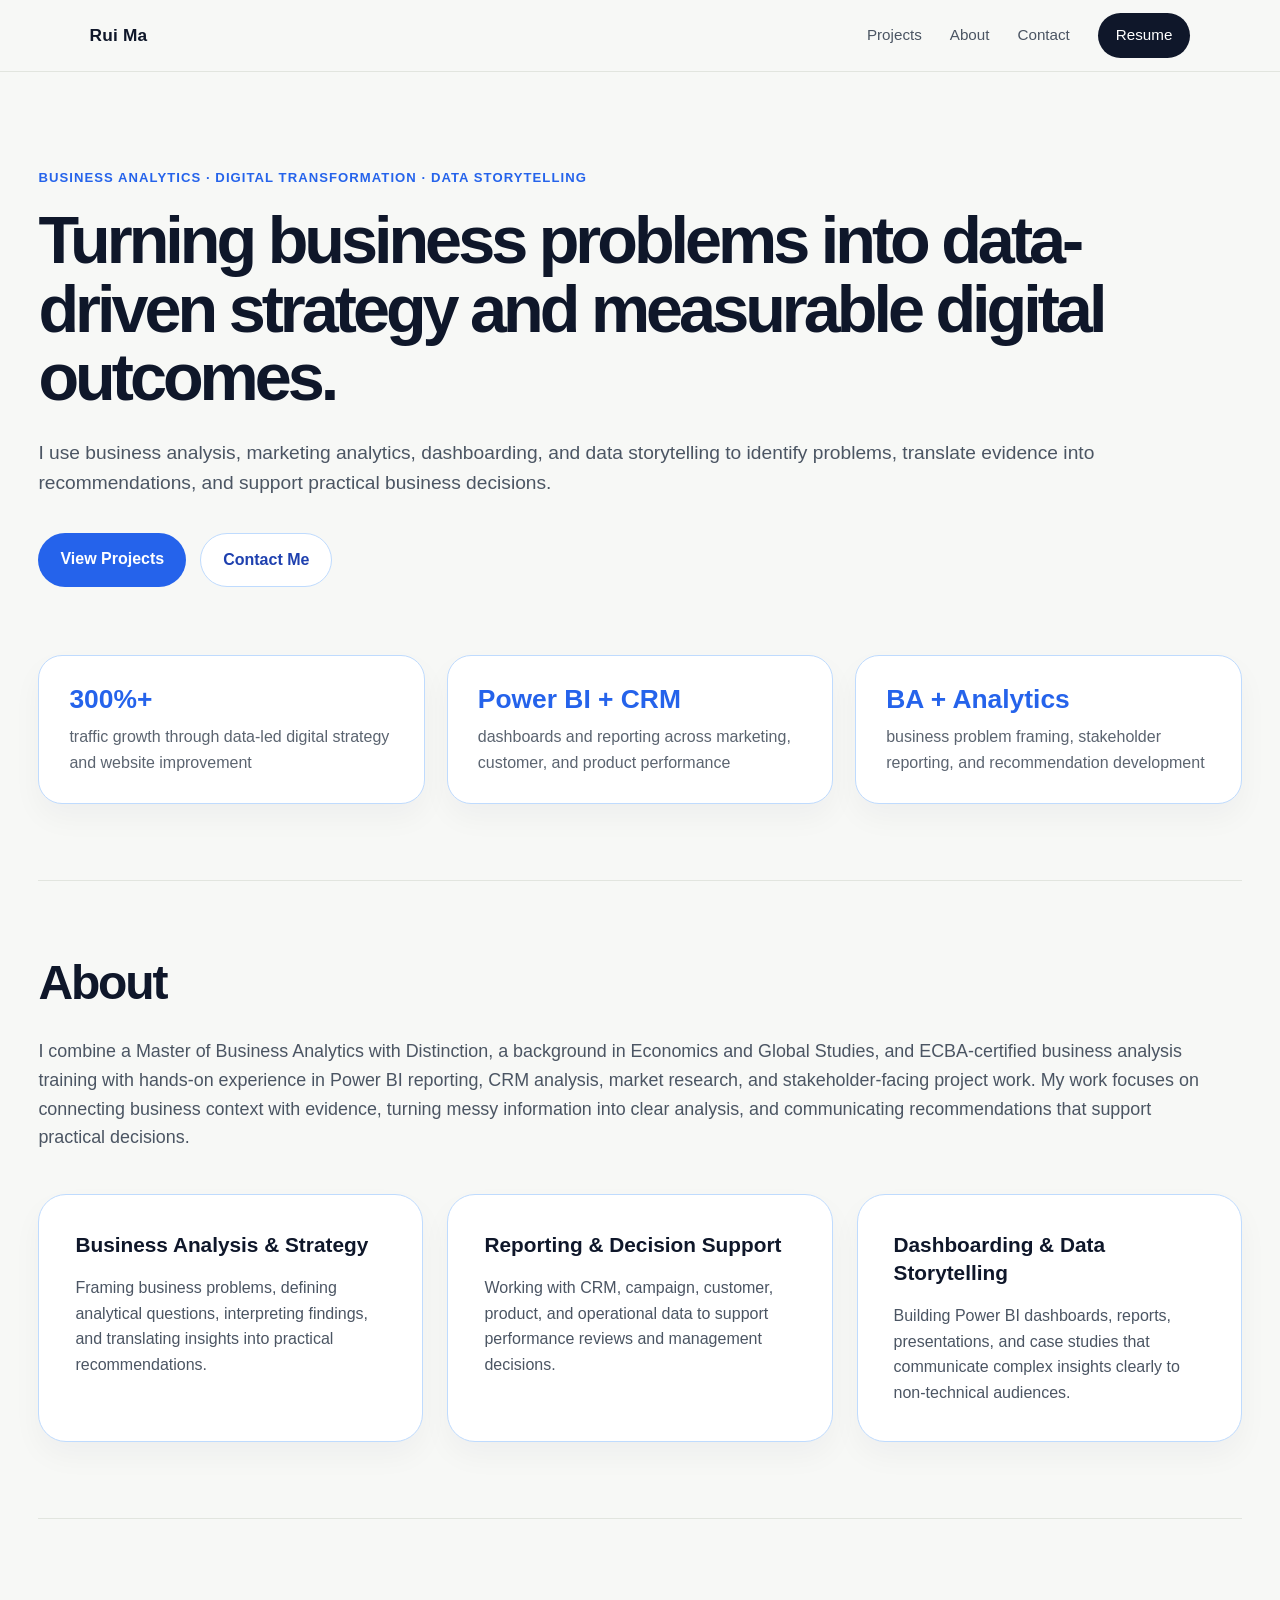
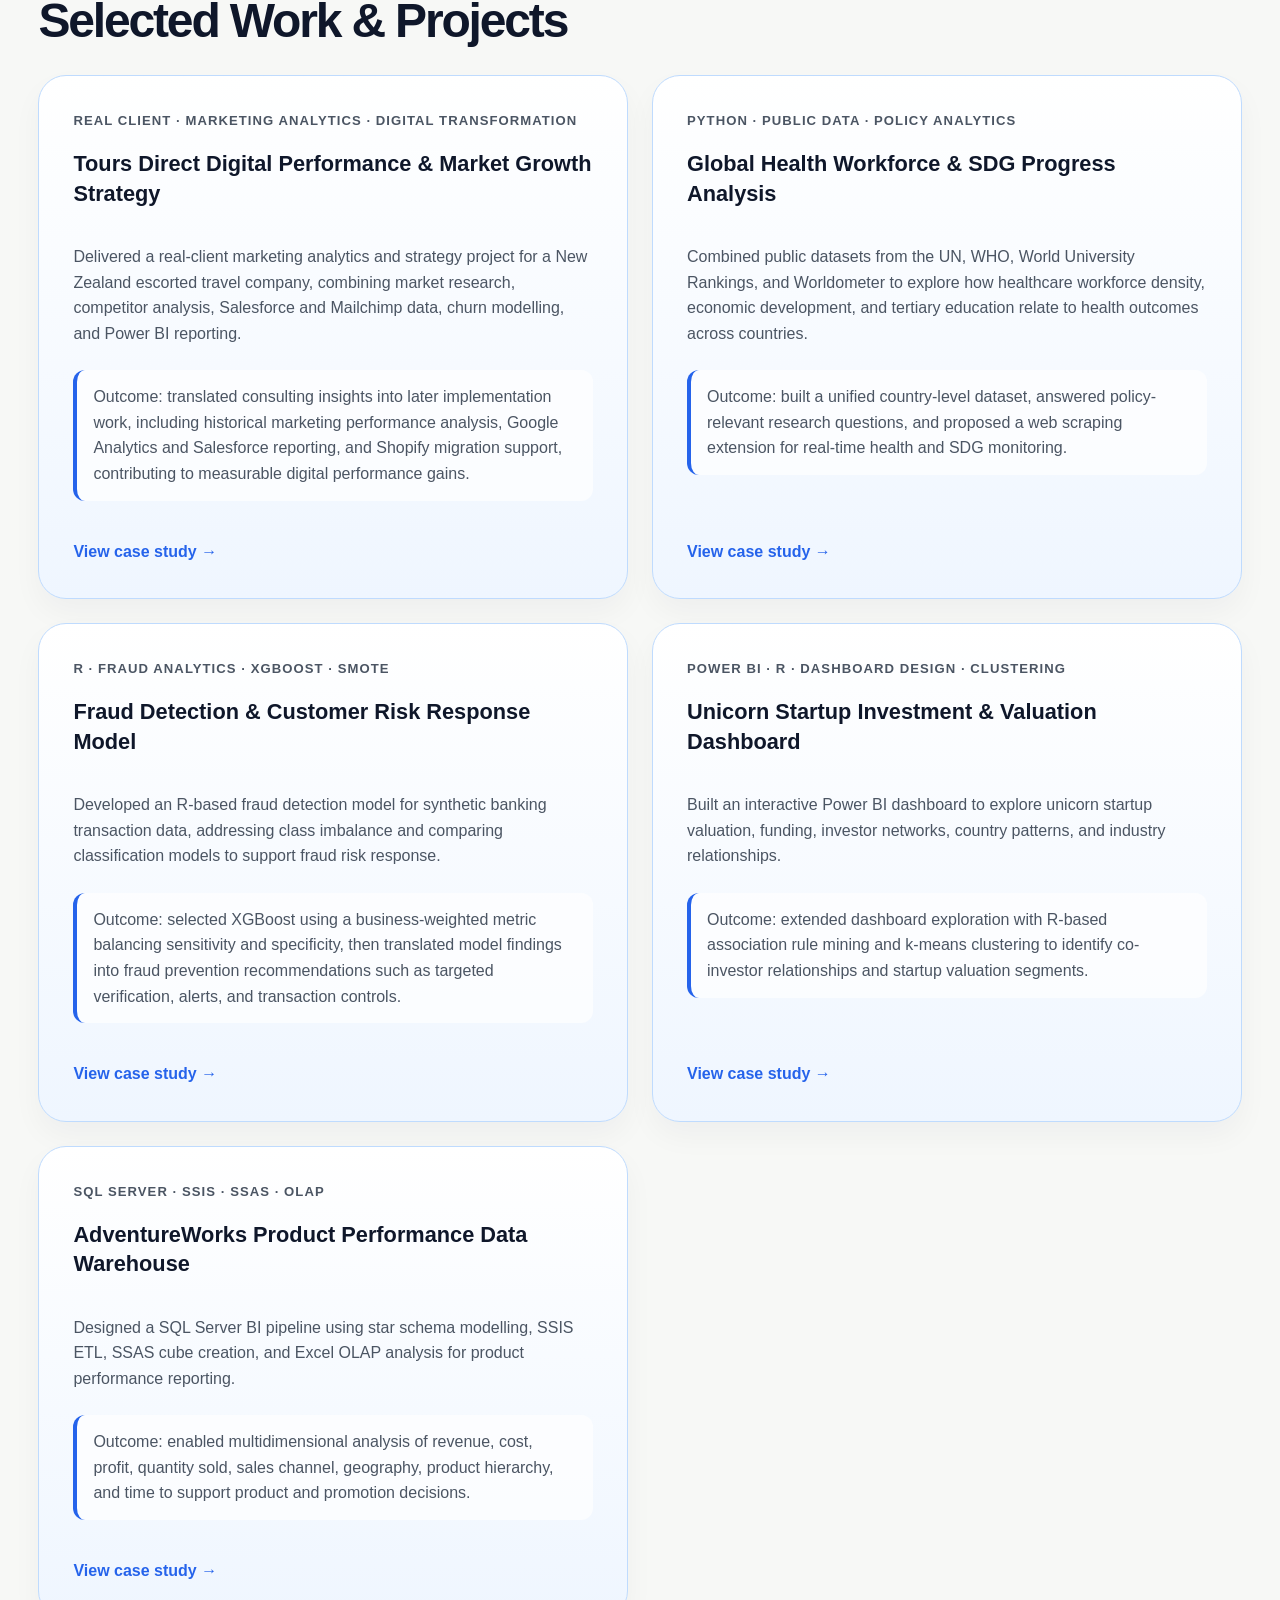
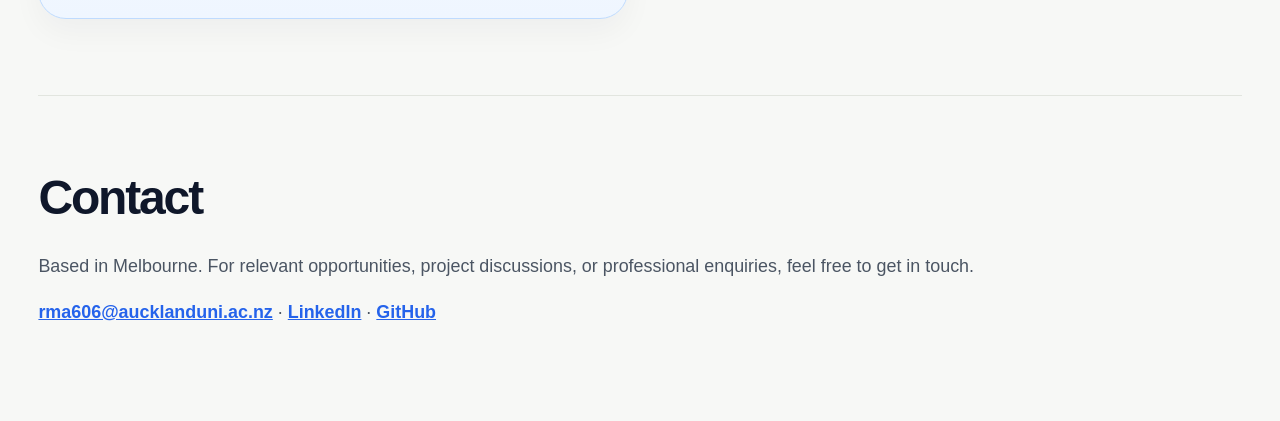
<file: index.html>
<!DOCTYPE html>
<html lang="en">
<head>
  <meta charset="UTF-8" />
  <meta name="viewport" content="width=device-width, initial-scale=1.0" />
  <title>Rui Ma | Business Analytics Portfolio</title>
  <link rel="stylesheet" href="style.css" />
</head>

<body>
  <header class="site-header">
    <div class="logo"><a href="/">Rui Ma</a></div>
    <nav>
      <a href="#projects">Projects</a>
      <a href="#about">About</a>
      <a href="#contact">Contact</a>
      <a
  class="resume-button"
  href="Rachel-Ma-Business-Analyst-CV.pdf"
  download="Rachel-Ma-Business-Analyst-CV.pdf"
>
  Resume
</a>
    </nav>
  </header>

  <main>
    <section class="hero">
      <p class="eyebrow">Business Analytics · Digital Transformation · Data Storytelling</p>

      <h1>Turning business problems into data-driven strategy and measurable digital outcomes.</h1>

      <p class="hero-text">
        I use business analysis, marketing analytics, dashboarding, and data storytelling
        to identify problems, translate evidence into recommendations, and support
        practical business decisions.
      </p>

      <div class="hero-actions">
        <a href="#projects" class="primary-button">View Projects</a>
        <a href="#contact" class="secondary-button">Contact Me</a>
      </div>
    </section>

    <section class="snapshot">
      <div>
        <strong>300%+</strong>
        <span>traffic growth through data-led digital strategy and website improvement</span>
      </div>

      <div>
        <strong>Power BI + CRM</strong>
        <span>dashboards and reporting across marketing, customer, and product performance</span>
      </div>

      <div>
        <strong>BA + Analytics</strong>
        <span>business problem framing, stakeholder reporting, and recommendation development</span>
      </div>
    </section>

   <section id="about" class="section">
  <h2>About</h2>

  <p>
    I combine a Master of Business Analytics with Distinction, a background in Economics
    and Global Studies, and ECBA-certified business analysis training with hands-on
    experience in Power BI reporting, CRM analysis, market research, and stakeholder-facing
    project work. My work focuses on connecting business context with evidence, turning
    messy information into clear analysis, and communicating recommendations that support
    practical decisions.
  </p>

  <div class="capability-grid">
    <article>
      <h3>Business Analysis & Strategy</h3>
      <p>
        Framing business problems, defining analytical questions, interpreting findings,
        and translating insights into practical recommendations.
      </p>
    </article>

    <article>
      <h3>Reporting & Decision Support</h3>
      <p>
        Working with CRM, campaign, customer, product, and operational data to support
        performance reviews and management decisions.
      </p>
    </article>

    <article>
      <h3>Dashboarding & Data Storytelling</h3>
      <p>
        Building Power BI dashboards, reports, presentations, and case studies that
        communicate complex insights clearly to non-technical audiences.
      </p>
    </article>
  </div>
</section>

    <section id="projects" class="section">
      <h2>Selected Work & Projects</h2>

      <div class="project-list">
        <article class="project-card featured-work-card">
          <p class="project-type">Real Client · Marketing Analytics · Digital Transformation</p>
          <h3>Tours Direct Digital Performance & Market Growth Strategy</h3>
          <p>
            Delivered a real-client marketing analytics and strategy project for a New Zealand
            escorted travel company, combining market research, competitor analysis, Salesforce
            and Mailchimp data, churn modelling, and Power BI reporting.
          </p>
          <p class="project-result">
            Outcome: translated consulting insights into later implementation work, including
            historical marketing performance analysis, Google Analytics and Salesforce reporting,
            and Shopify migration support, contributing to measurable digital performance gains.
          </p>
          <a href="/projects/tours-direct-growth-strategy/" class="project-link">View case study →</a>
        </article>

        <article class="project-card">
          <p class="project-type">Python · Public Data · Policy Analytics</p>
          <h3>Global Health Workforce & SDG Progress Analysis</h3>
          <p>
            Combined public datasets from the UN, WHO, World University Rankings, and Worldometer
            to explore how healthcare workforce density, economic development, and tertiary education
            relate to health outcomes across countries.
          </p>
          <p class="project-result">
            Outcome: built a unified country-level dataset, answered policy-relevant research
            questions, and proposed a web scraping extension for real-time health and SDG monitoring.
          </p>
          <a href="/projects/global-health-workforce/" class="project-link">View case study →</a>
        </article>

        <article class="project-card">
          <p class="project-type">R · Fraud Analytics · XGBoost · SMOTE</p>
          <h3>Fraud Detection & Customer Risk Response Model</h3>
          <p>
            Developed an R-based fraud detection model for synthetic banking transaction data,
            addressing class imbalance and comparing classification models to support fraud risk response.
          </p>
          <p class="project-result">
            Outcome: selected XGBoost using a business-weighted metric balancing sensitivity and
            specificity, then translated model findings into fraud prevention recommendations such as
            targeted verification, alerts, and transaction controls.
          </p>
          <a href="/projects/fraud-detection/" class="project-link">View case study →</a>
        </article>

        <article class="project-card">
          <p class="project-type">Power BI · R · Dashboard Design · Clustering</p>
          <h3>Unicorn Startup Investment & Valuation Dashboard</h3>
          <p>
            Built an interactive Power BI dashboard to explore unicorn startup valuation, funding,
            investor networks, country patterns, and industry relationships.
          </p>
          <p class="project-result">
            Outcome: extended dashboard exploration with R-based association rule mining and
            k-means clustering to identify co-investor relationships and startup valuation segments.
          </p>
          <a href="/projects/unicorn-dashboard/" class="project-link">View case study →</a>
        </article>

        <article class="project-card">
          <p class="project-type">SQL Server · SSIS · SSAS · OLAP</p>
          <h3>AdventureWorks Product Performance Data Warehouse</h3>
          <p>
            Designed a SQL Server BI pipeline using star schema modelling, SSIS ETL, SSAS cube
            creation, and Excel OLAP analysis for product performance reporting.
          </p>
          <p class="project-result">
            Outcome: enabled multidimensional analysis of revenue, cost, profit, quantity sold,
            sales channel, geography, product hierarchy, and time to support product and promotion decisions.
          </p>
          <a href="/projects/adventureworks-warehouse/" class="project-link">View case study →</a>
        </article>
      </div>
    </section>

  <section id="contact" class="section contact">
  <h2>Contact</h2>
  <p>
    Based in Melbourne. For relevant opportunities, project discussions, or professional
    enquiries, feel free to get in touch.
  </p>
  <p>
    <a href="mailto:rma606@aucklanduni.ac.nz">rma606@aucklanduni.ac.nz</a> ·
    <a href="https://www.linkedin.com/in/rachel-ma606" target="_blank" rel="noopener">LinkedIn</a> ·
    <a href="https://github.com/rachel-ma606" target="_blank" rel="noopener">GitHub</a>
  </p>
</section>
  </main>
</body>
</html>
</file>
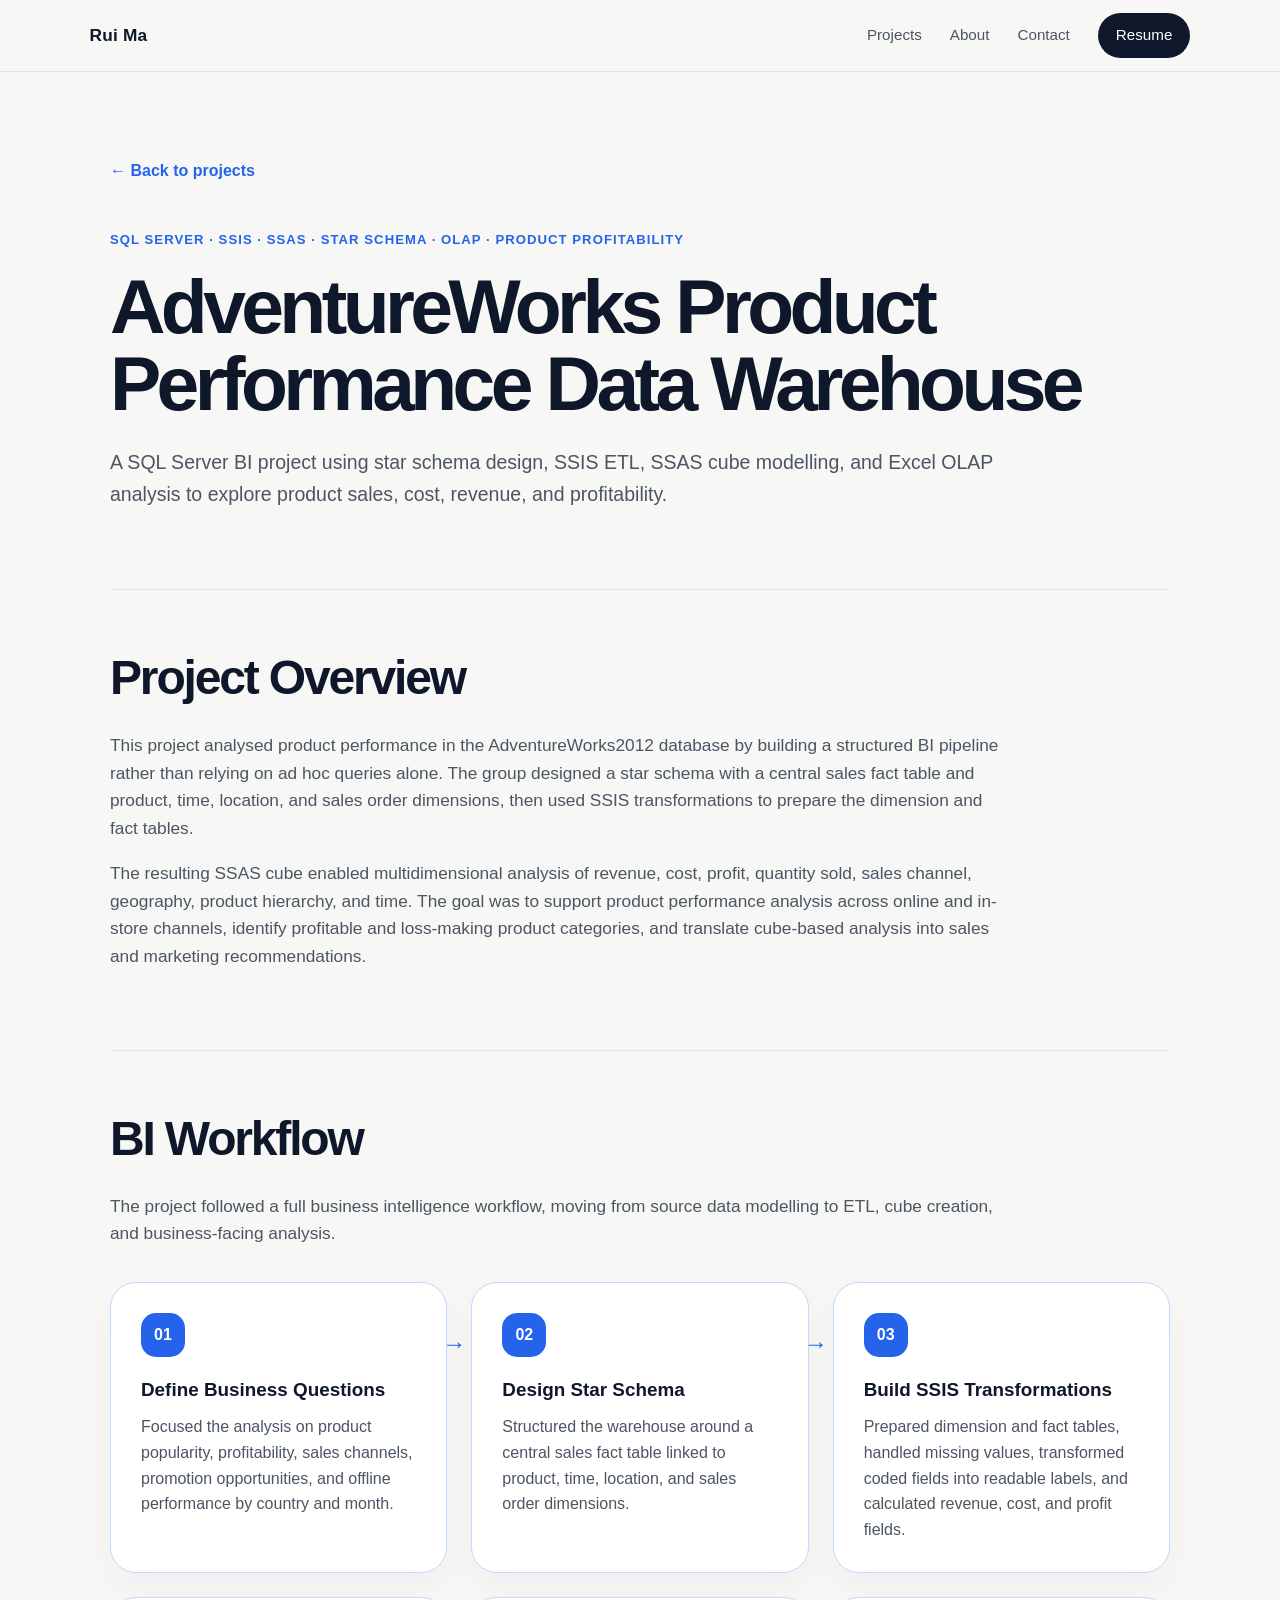
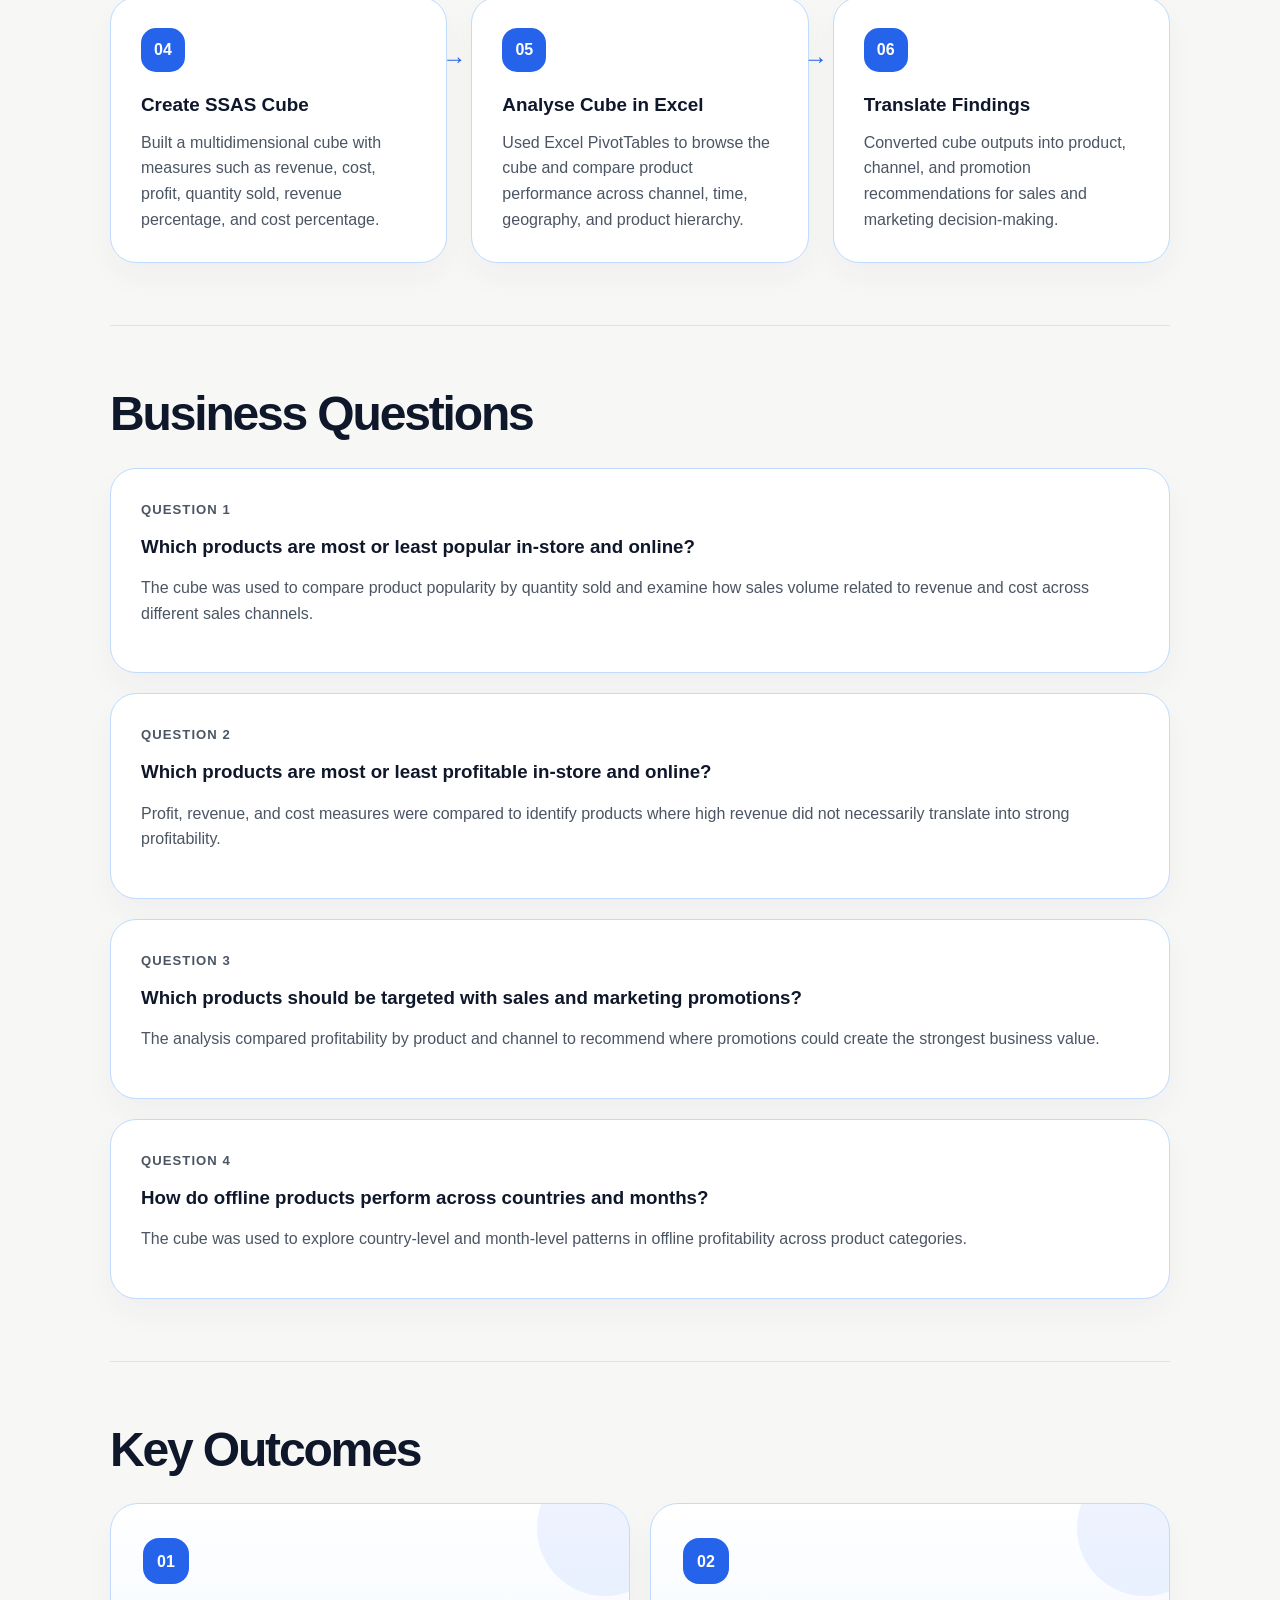
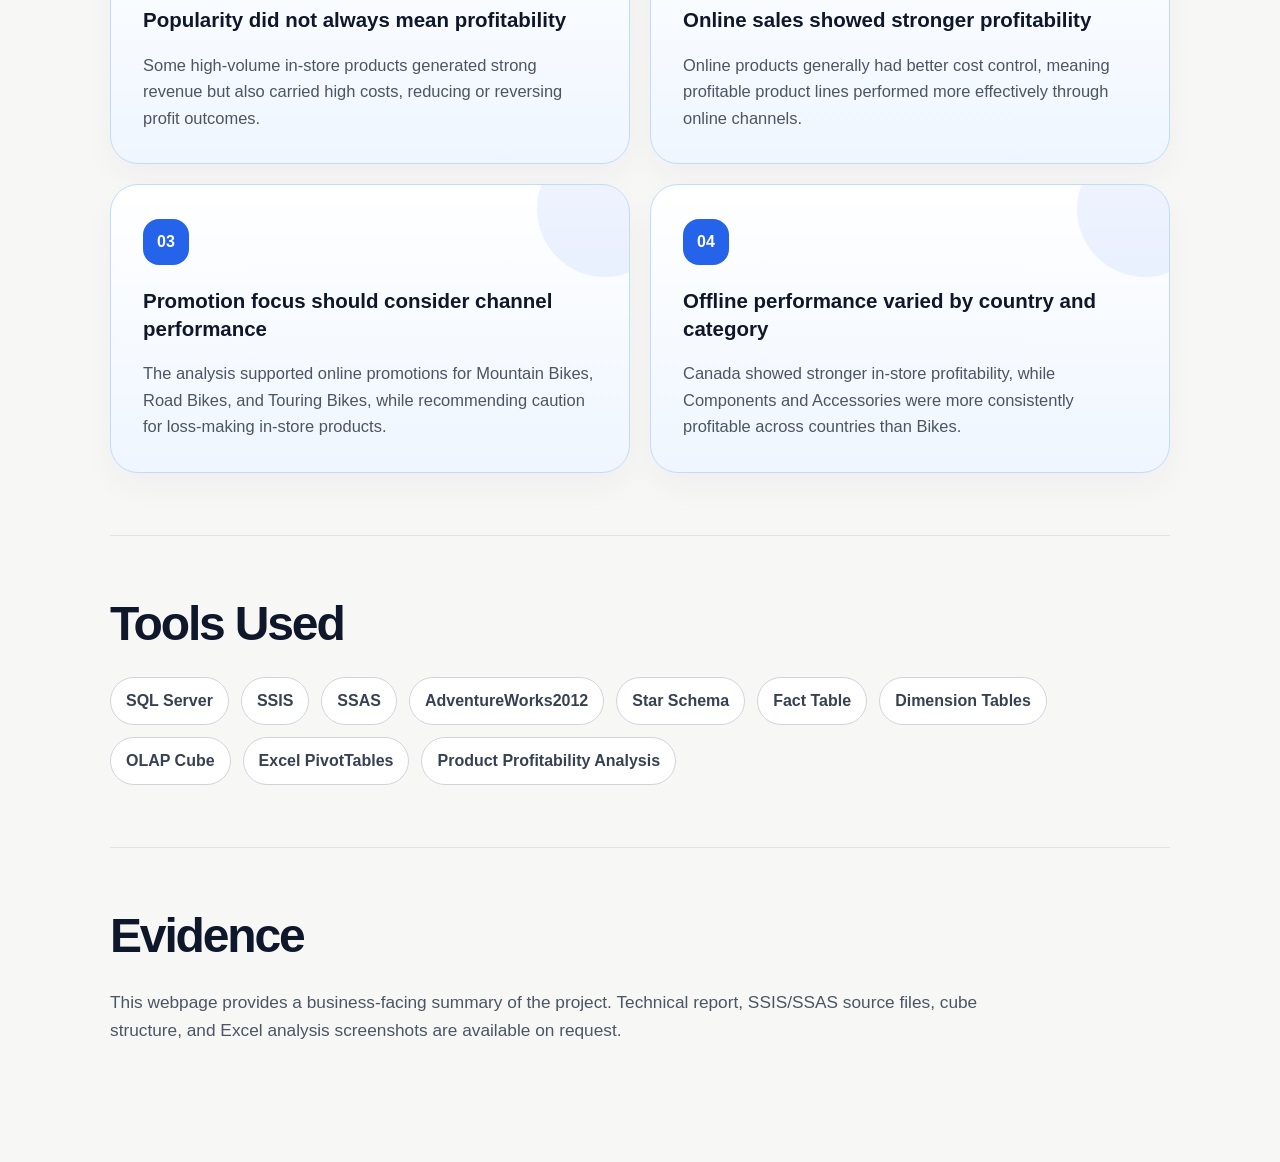
<file: projects/adventureworks-warehouse/index.html>
<!DOCTYPE html>
<html lang="en">
<head>
  <meta charset="UTF-8" />
  <meta name="viewport" content="width=device-width, initial-scale=1.0" />
  <title>AdventureWorks Product Performance Data Warehouse | Rui Ma</title>
  <link rel="stylesheet" href="/style.css" />
</head>

<body>
  <header class="site-header">
    <div class="logo"><a href="/">Rui Ma</a></div>
    <nav>
      <a href="/#projects">Projects</a>
      <a href="/#about">About</a>
      <a href="/#contact">Contact</a>
      <a class="resume-button" href="#">Resume</a>
    </nav>
  </header>

  <main class="project-page">
    <section class="project-hero">
      <a class="back-link" href="/#projects">← Back to projects</a>
      <p class="eyebrow">SQL Server · SSIS · SSAS · Star Schema · OLAP · Product Profitability</p>
      <h1>AdventureWorks Product Performance Data Warehouse</h1>
      <p class="project-subtitle">
        A SQL Server BI project using star schema design, SSIS ETL, SSAS cube modelling,
        and Excel OLAP analysis to explore product sales, cost, revenue, and profitability.
      </p>
    </section>

    <section class="project-section">
      <h2>Project Overview</h2>
      <p>
        This project analysed product performance in the AdventureWorks2012 database by building
        a structured BI pipeline rather than relying on ad hoc queries alone. The group designed
        a star schema with a central sales fact table and product, time, location, and sales order
        dimensions, then used SSIS transformations to prepare the dimension and fact tables.
      </p>
      <p>
        The resulting SSAS cube enabled multidimensional analysis of revenue, cost, profit,
        quantity sold, sales channel, geography, product hierarchy, and time. The goal was to
        support product performance analysis across online and in-store channels, identify
        profitable and loss-making product categories, and translate cube-based analysis into
        sales and marketing recommendations.
      </p>
    </section>

    <section class="project-section">
      <h2>BI Workflow</h2>
      <p class="section-intro">
        The project followed a full business intelligence workflow, moving from source data
        modelling to ETL, cube creation, and business-facing analysis.
      </p>

      <div class="workflow-visual">
        <article class="workflow-step">
          <span>01</span>
          <h3>Define Business Questions</h3>
          <p>
            Focused the analysis on product popularity, profitability, sales channels,
            promotion opportunities, and offline performance by country and month.
          </p>
        </article>

        <article class="workflow-step">
          <span>02</span>
          <h3>Design Star Schema</h3>
          <p>
            Structured the warehouse around a central sales fact table linked to product,
            time, location, and sales order dimensions.
          </p>
        </article>

        <article class="workflow-step">
          <span>03</span>
          <h3>Build SSIS Transformations</h3>
          <p>
            Prepared dimension and fact tables, handled missing values, transformed coded
            fields into readable labels, and calculated revenue, cost, and profit fields.
          </p>
        </article>

        <article class="workflow-step">
          <span>04</span>
          <h3>Create SSAS Cube</h3>
          <p>
            Built a multidimensional cube with measures such as revenue, cost, profit,
            quantity sold, revenue percentage, and cost percentage.
          </p>
        </article>

        <article class="workflow-step">
          <span>05</span>
          <h3>Analyse Cube in Excel</h3>
          <p>
            Used Excel PivotTables to browse the cube and compare product performance
            across channel, time, geography, and product hierarchy.
          </p>
        </article>

        <article class="workflow-step">
          <span>06</span>
          <h3>Translate Findings</h3>
          <p>
            Converted cube outputs into product, channel, and promotion recommendations
            for sales and marketing decision-making.
          </p>
        </article>
      </div>
    </section>

    <section class="project-section">
      <h2>Business Questions</h2>

      <div class="question-list">
        <article class="question-card">
          <p class="question-label">Question 1</p>
          <h3>Which products are most or least popular in-store and online?</h3>
          <p>
            The cube was used to compare product popularity by quantity sold and examine how
            sales volume related to revenue and cost across different sales channels.
          </p>
        </article>

        <article class="question-card">
          <p class="question-label">Question 2</p>
          <h3>Which products are most or least profitable in-store and online?</h3>
          <p>
            Profit, revenue, and cost measures were compared to identify products where high
            revenue did not necessarily translate into strong profitability.
          </p>
        </article>

        <article class="question-card">
          <p class="question-label">Question 3</p>
          <h3>Which products should be targeted with sales and marketing promotions?</h3>
          <p>
            The analysis compared profitability by product and channel to recommend where
            promotions could create the strongest business value.
          </p>
        </article>

        <article class="question-card">
          <p class="question-label">Question 4</p>
          <h3>How do offline products perform across countries and months?</h3>
          <p>
            The cube was used to explore country-level and month-level patterns in offline
            profitability across product categories.
          </p>
        </article>
      </div>
    </section>

    <section class="project-section">
      <h2>Key Outcomes</h2>

      <div class="recommendation-grid">
        <article>
          <h3>Popularity did not always mean profitability</h3>
          <p>
            Some high-volume in-store products generated strong revenue but also carried high
            costs, reducing or reversing profit outcomes.
          </p>
        </article>

        <article>
          <h3>Online sales showed stronger profitability</h3>
          <p>
            Online products generally had better cost control, meaning profitable product lines
            performed more effectively through online channels.
          </p>
        </article>

        <article>
          <h3>Promotion focus should consider channel performance</h3>
          <p>
            The analysis supported online promotions for Mountain Bikes, Road Bikes, and
            Touring Bikes, while recommending caution for loss-making in-store products.
          </p>
        </article>

        <article>
          <h3>Offline performance varied by country and category</h3>
          <p>
            Canada showed stronger in-store profitability, while Components and Accessories
            were more consistently profitable across countries than Bikes.
          </p>
        </article>
      </div>
    </section>

    <section class="project-section">
      <h2>Tools Used</h2>
      <div class="tool-tags">
        <span>SQL Server</span>
        <span>SSIS</span>
        <span>SSAS</span>
        <span>AdventureWorks2012</span>
        <span>Star Schema</span>
        <span>Fact Table</span>
        <span>Dimension Tables</span>
        <span>OLAP Cube</span>
        <span>Excel PivotTables</span>
        <span>Product Profitability Analysis</span>
      </div>
    </section>

    <section class="project-section evidence-section">
      <h2>Evidence</h2>
      <p>
        This webpage provides a business-facing summary of the project. Technical report,
        SSIS/SSAS source files, cube structure, and Excel analysis screenshots are available
        on request.
      </p>
    </section>
  </main>
</body>
</html>
</file>
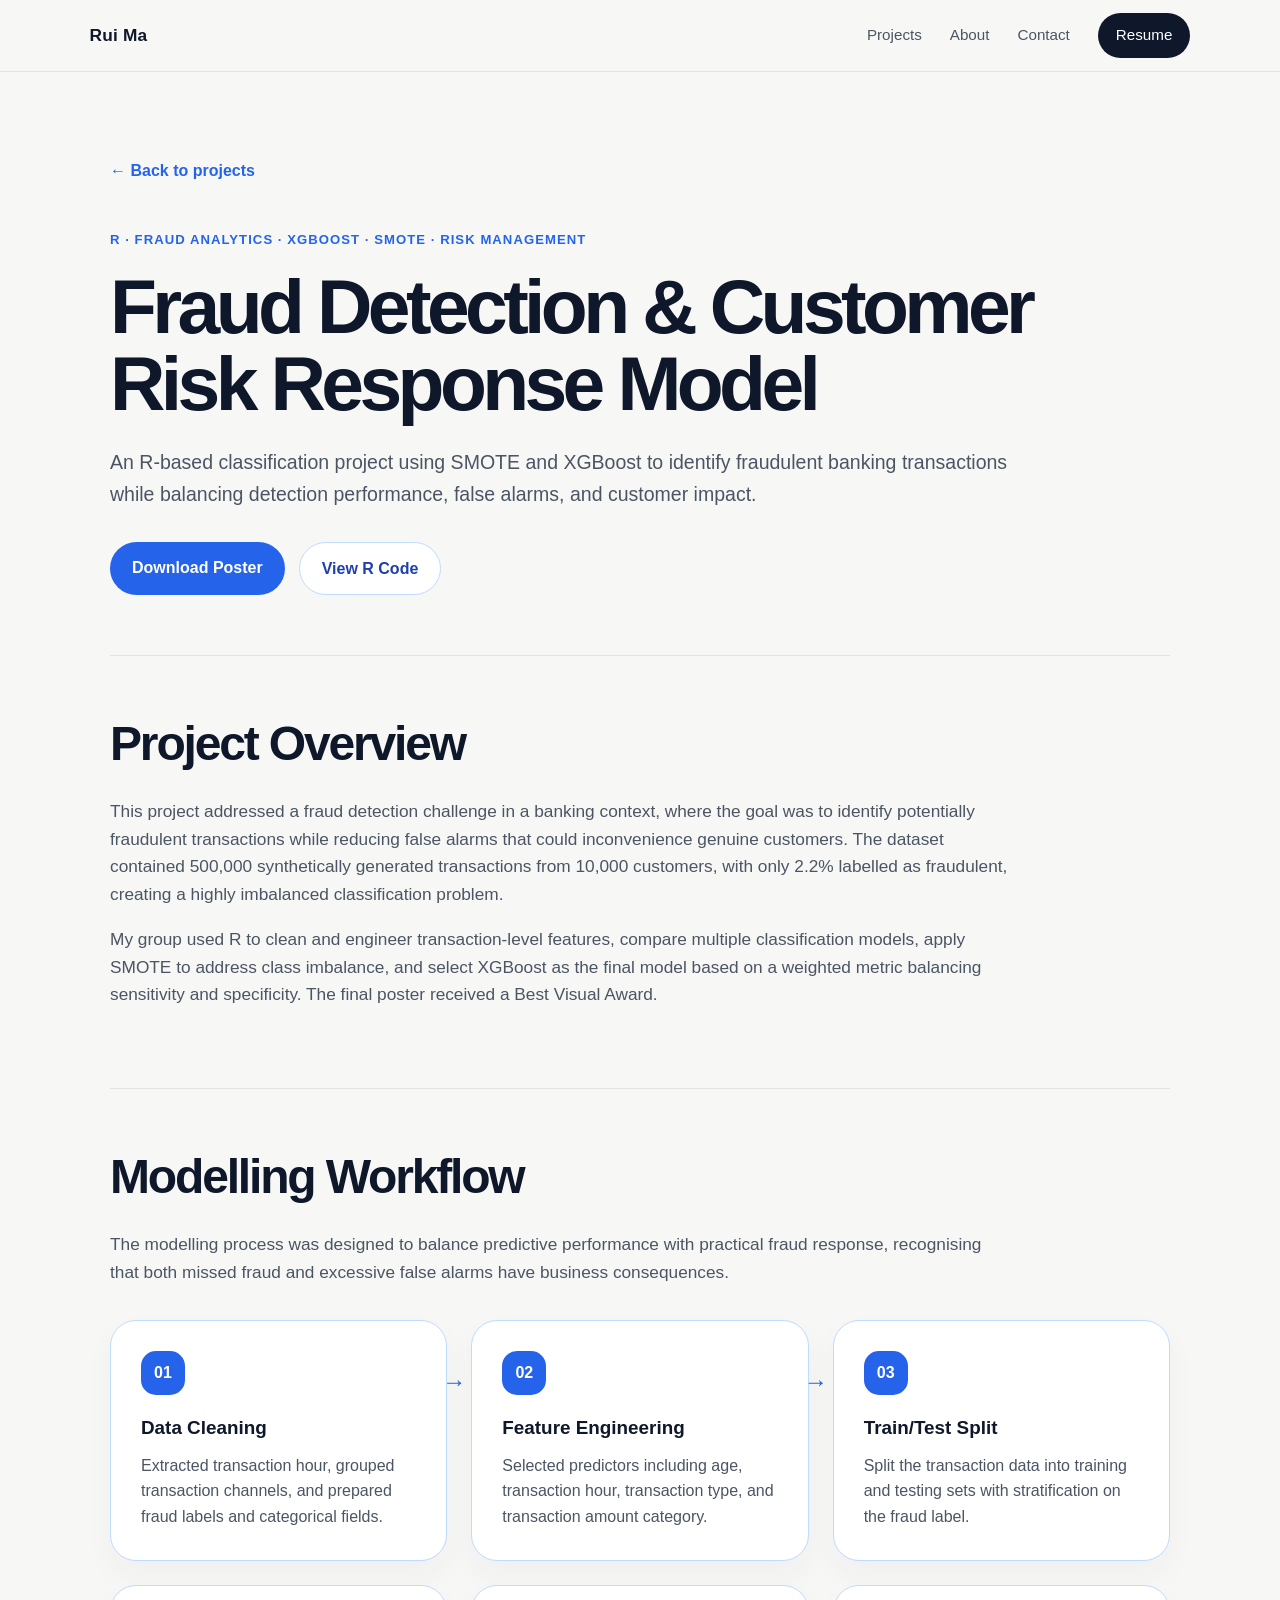
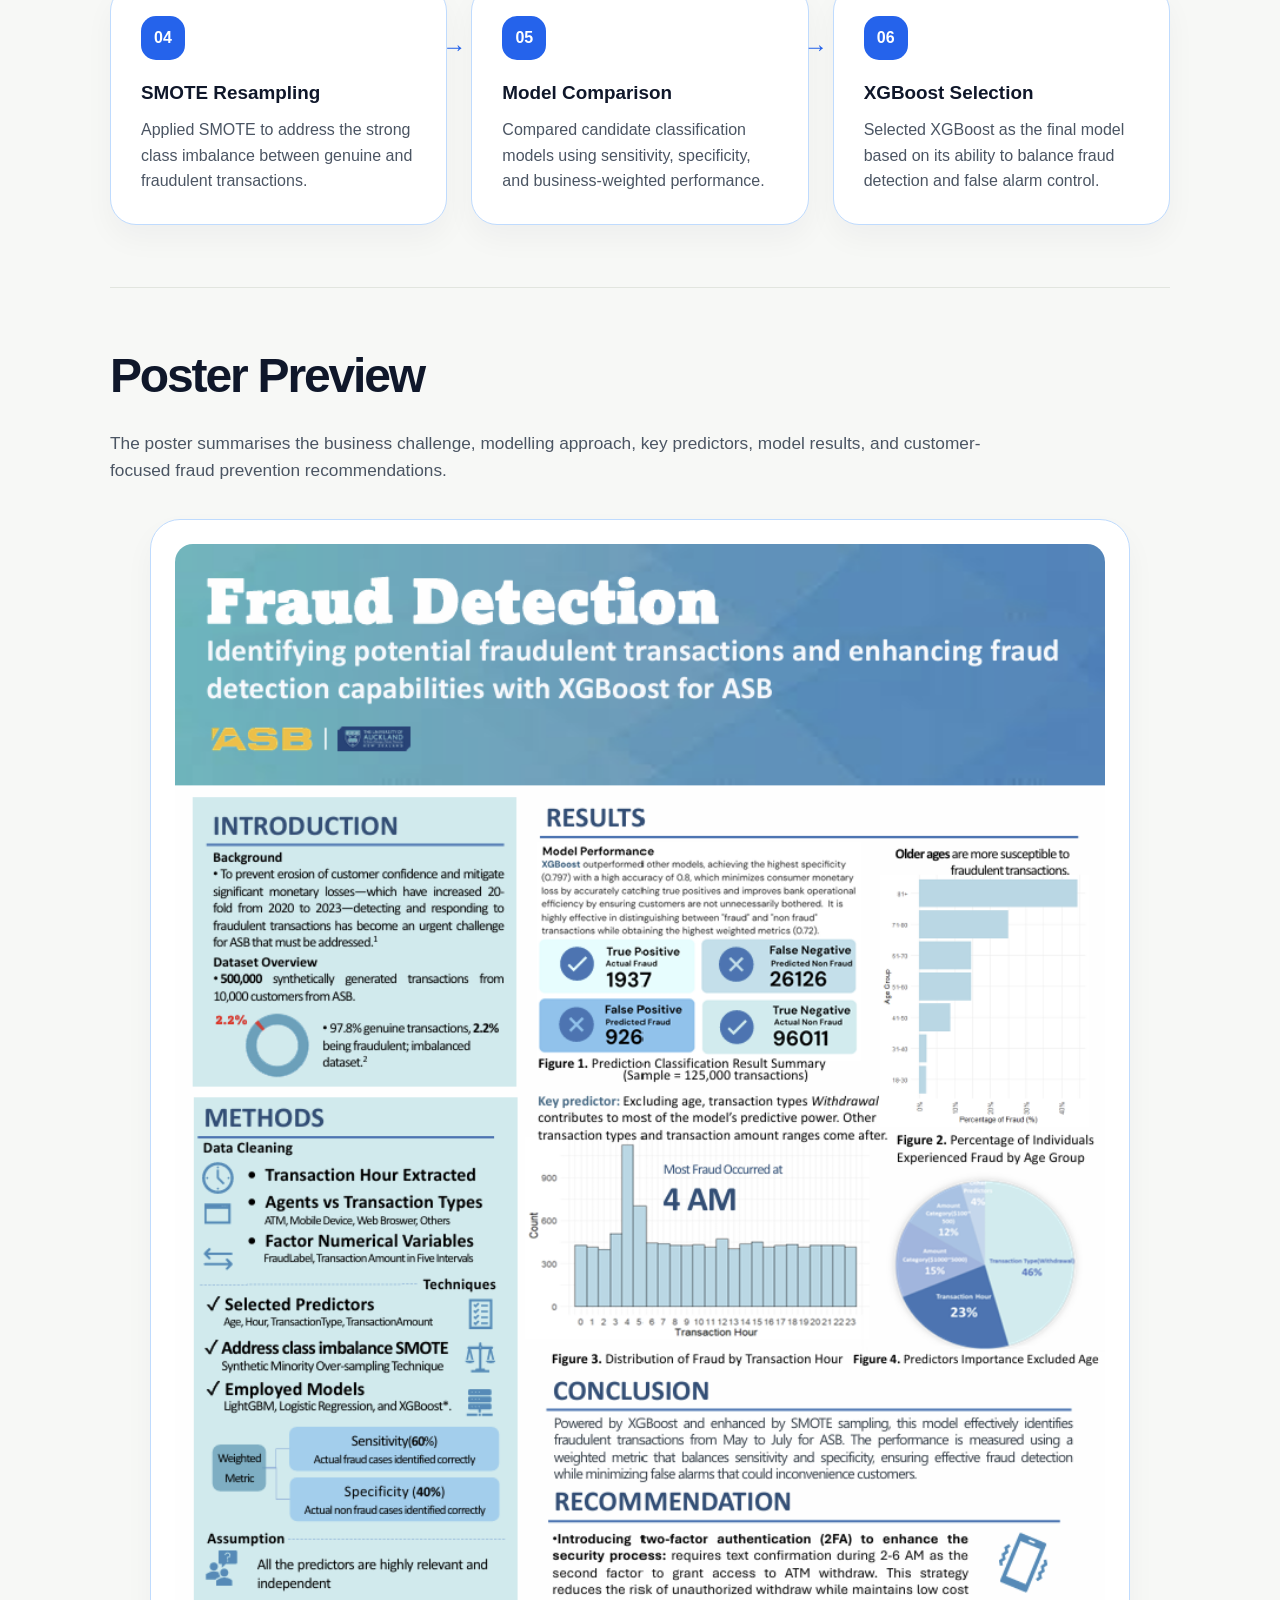
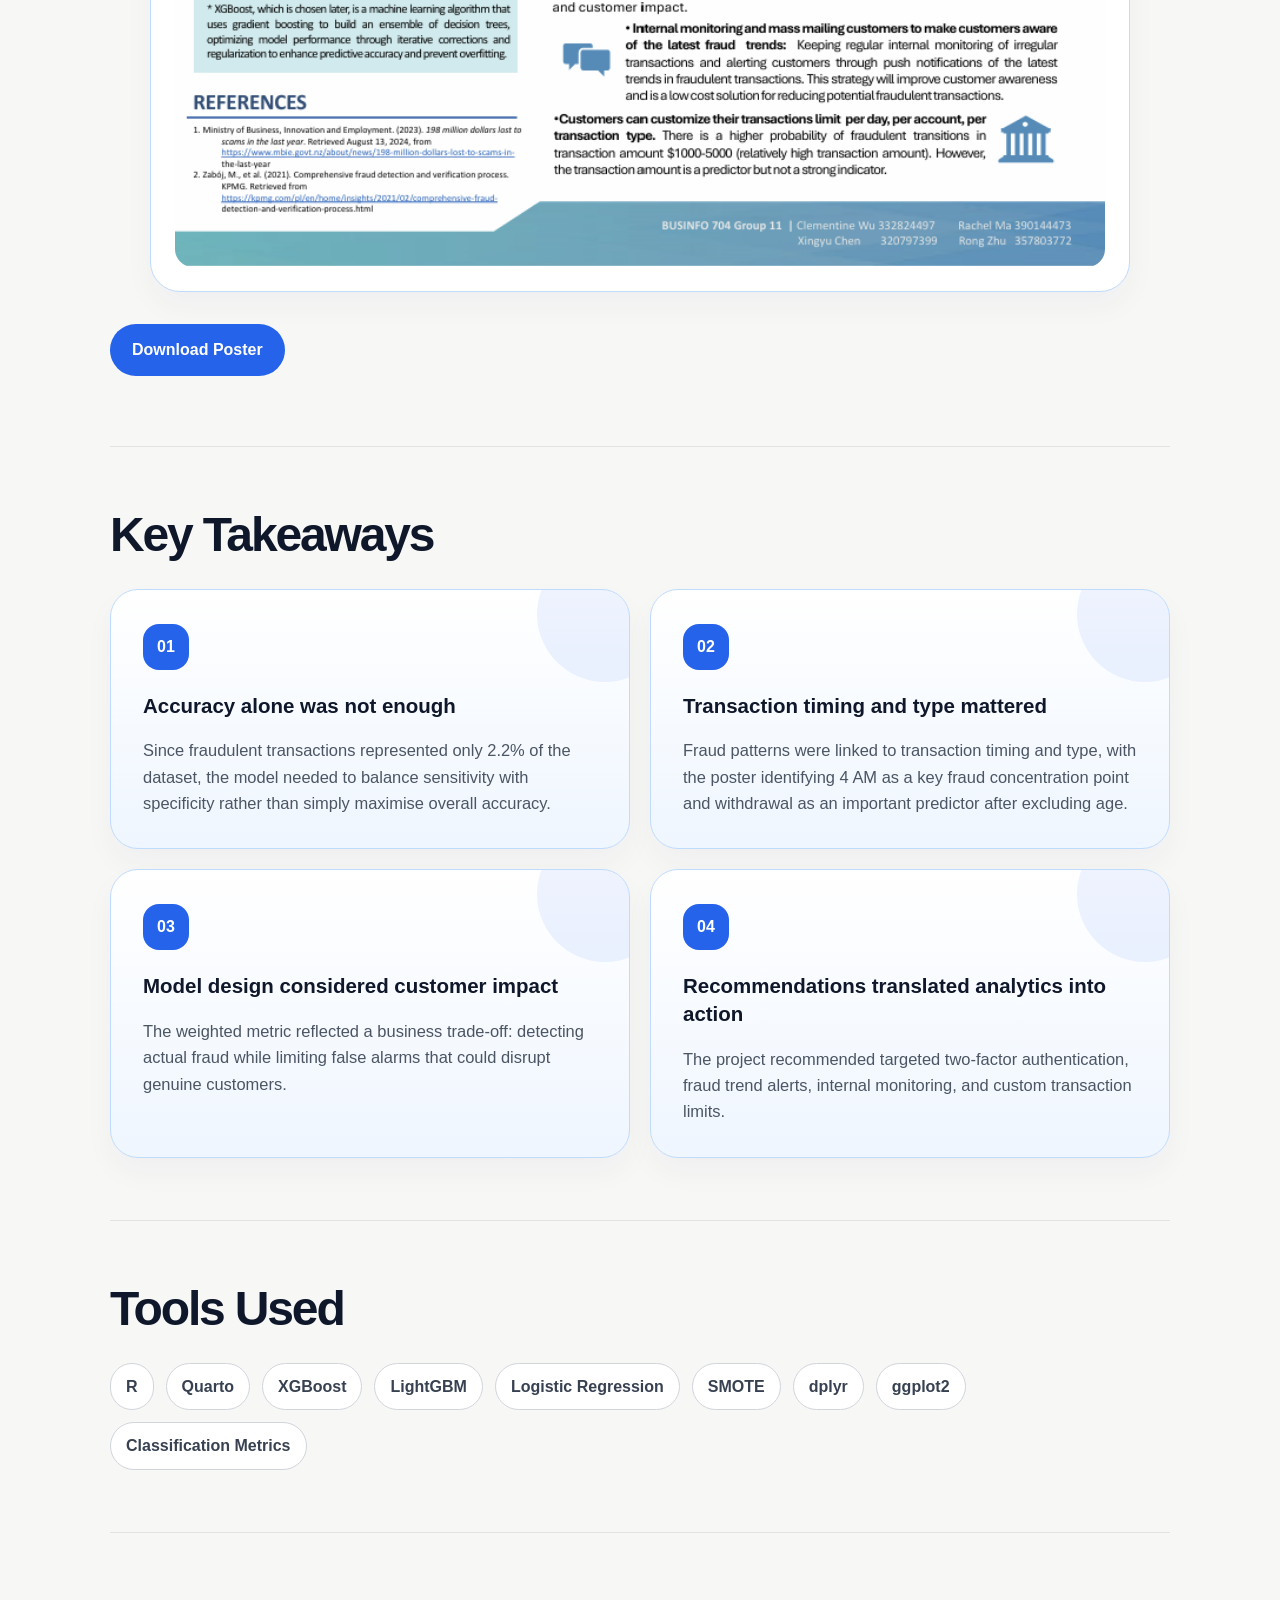
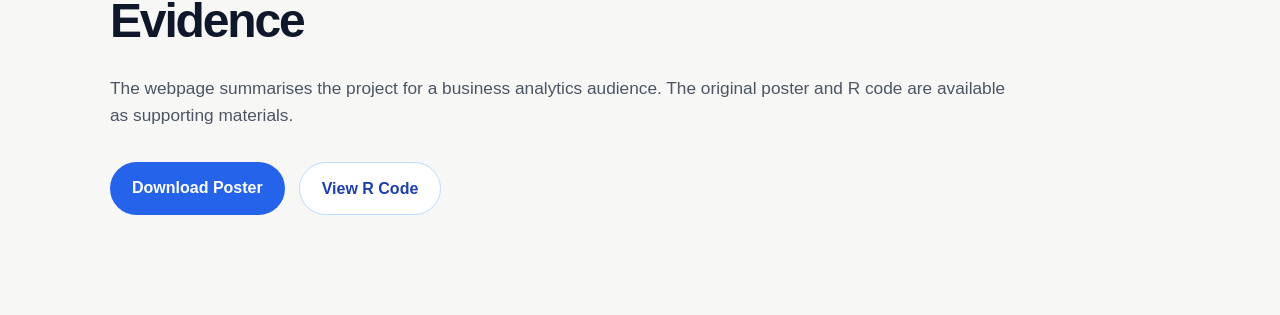
<file: projects/fraud-detection/index.html>
<!DOCTYPE html>
<html lang="en">
<head>
  <meta charset="UTF-8" />
  <meta name="viewport" content="width=device-width, initial-scale=1.0" />
  <title>Fraud Detection & Customer Risk Response Model | Rui Ma</title>
  <link rel="stylesheet" href="/style.css" />
</head>

<body>
  <header class="site-header">
    <div class="logo"><a href="/">Rui Ma</a></div>
    <nav>
      <a href="/#projects">Projects</a>
      <a href="/#about">About</a>
      <a href="/#contact">Contact</a>
      <a class="resume-button" href="#">Resume</a>
    </nav>
  </header>

  <main class="project-page">
    <section class="project-hero">
      <a class="back-link" href="/#projects">← Back to projects</a>
      <p class="eyebrow">R · Fraud Analytics · XGBoost · SMOTE · Risk Management</p>
      <h1>Fraud Detection & Customer Risk Response Model</h1>
      <p class="project-subtitle">
        An R-based classification project using SMOTE and XGBoost to identify fraudulent banking
        transactions while balancing detection performance, false alarms, and customer impact.
      </p>

      <div class="project-actions">
        <a class="primary-button" href="fraud-detection-poster.pdf" download>Download Poster</a>
        <a class="secondary-button" href="https://github.com/rachel-ma606/rachel-ma606.github.io/blob/main/projects/fraud-detection/fraud-detection-code.qmd" target="_blank">View R Code</a>
      </div>
    </section>

    <section class="project-section">
      <h2>Project Overview</h2>
      <p>
        This project addressed a fraud detection challenge in a banking context, where the goal was to
        identify potentially fraudulent transactions while reducing false alarms that could inconvenience
        genuine customers. The dataset contained 500,000 synthetically generated transactions from 10,000
        customers, with only 2.2% labelled as fraudulent, creating a highly imbalanced classification problem.
      </p>
      <p>
        My group used R to clean and engineer transaction-level features, compare multiple classification
        models, apply SMOTE to address class imbalance, and select XGBoost as the final model based on a
        weighted metric balancing sensitivity and specificity. The final poster received a Best Visual Award.
      </p>
    </section>

    <section class="project-section">
      <h2>Modelling Workflow</h2>
      <p class="section-intro">
        The modelling process was designed to balance predictive performance with practical fraud response,
        recognising that both missed fraud and excessive false alarms have business consequences.
      </p>

      <div class="workflow-visual">
        <article class="workflow-step">
          <span>01</span>
          <h3>Data Cleaning</h3>
          <p>Extracted transaction hour, grouped transaction channels, and prepared fraud labels and categorical fields.</p>
        </article>

        <article class="workflow-step">
          <span>02</span>
          <h3>Feature Engineering</h3>
          <p>Selected predictors including age, transaction hour, transaction type, and transaction amount category.</p>
        </article>

        <article class="workflow-step">
          <span>03</span>
          <h3>Train/Test Split</h3>
          <p>Split the transaction data into training and testing sets with stratification on the fraud label.</p>
        </article>

        <article class="workflow-step">
          <span>04</span>
          <h3>SMOTE Resampling</h3>
          <p>Applied SMOTE to address the strong class imbalance between genuine and fraudulent transactions.</p>
        </article>

        <article class="workflow-step">
          <span>05</span>
          <h3>Model Comparison</h3>
          <p>Compared candidate classification models using sensitivity, specificity, and business-weighted performance.</p>
        </article>

        <article class="workflow-step">
          <span>06</span>
          <h3>XGBoost Selection</h3>
          <p>Selected XGBoost as the final model based on its ability to balance fraud detection and false alarm control.</p>
        </article>
      </div>
    </section>

    <section class="project-section poster-section">
      <h2>Poster Preview</h2>
      <p class="section-intro">
        The poster summarises the business challenge, modelling approach, key predictors, model results,
        and customer-focused fraud prevention recommendations.
      </p>

      <div class="poster-preview">
        <img src="fraud-detection-poster.png" alt="Fraud detection project poster showing modelling workflow, results, and recommendations" />
      </div>

      <div class="project-actions">
        <a class="primary-button" href="fraud-detection-poster.pdf" download>Download Poster</a>
      </div>
    </section>

    <section class="project-section">
      <h2>Key Takeaways</h2>

      <div class="recommendation-grid">
        <article>
          <h3>Accuracy alone was not enough</h3>
          <p>
            Since fraudulent transactions represented only 2.2% of the dataset, the model needed to balance
            sensitivity with specificity rather than simply maximise overall accuracy.
          </p>
        </article>

        <article>
          <h3>Transaction timing and type mattered</h3>
          <p>
            Fraud patterns were linked to transaction timing and type, with the poster identifying 4 AM as a
            key fraud concentration point and withdrawal as an important predictor after excluding age.
          </p>
        </article>

        <article>
          <h3>Model design considered customer impact</h3>
          <p>
            The weighted metric reflected a business trade-off: detecting actual fraud while limiting false
            alarms that could disrupt genuine customers.
          </p>
        </article>

        <article>
          <h3>Recommendations translated analytics into action</h3>
          <p>
            The project recommended targeted two-factor authentication, fraud trend alerts, internal monitoring,
            and custom transaction limits.
          </p>
        </article>
      </div>
    </section>

    <section class="project-section">
      <h2>Tools Used</h2>
      <div class="tool-tags">
        <span>R</span>
        <span>Quarto</span>
        <span>XGBoost</span>
        <span>LightGBM</span>
        <span>Logistic Regression</span>
        <span>SMOTE</span>
        <span>dplyr</span>
        <span>ggplot2</span>
        <span>Classification Metrics</span>
      </div>
    </section>

    <section class="project-section evidence-section">
      <h2>Evidence</h2>
      <p>
        The webpage summarises the project for a business analytics audience. The original poster and R code
        are available as supporting materials.
      </p>

      <div class="project-actions">
        <a class="primary-button" href="fraud-detection-poster.pdf" download>Download Poster</a>
        <a class="secondary-button" href="https://github.com/rachel-ma606/rachel-ma606.github.io/blob/main/projects/fraud-detection/fraud-detection-code.qmd" target="_blank">View R Code</a>
      </div>
    </section>
  </main>
</body>
</html>
</file>
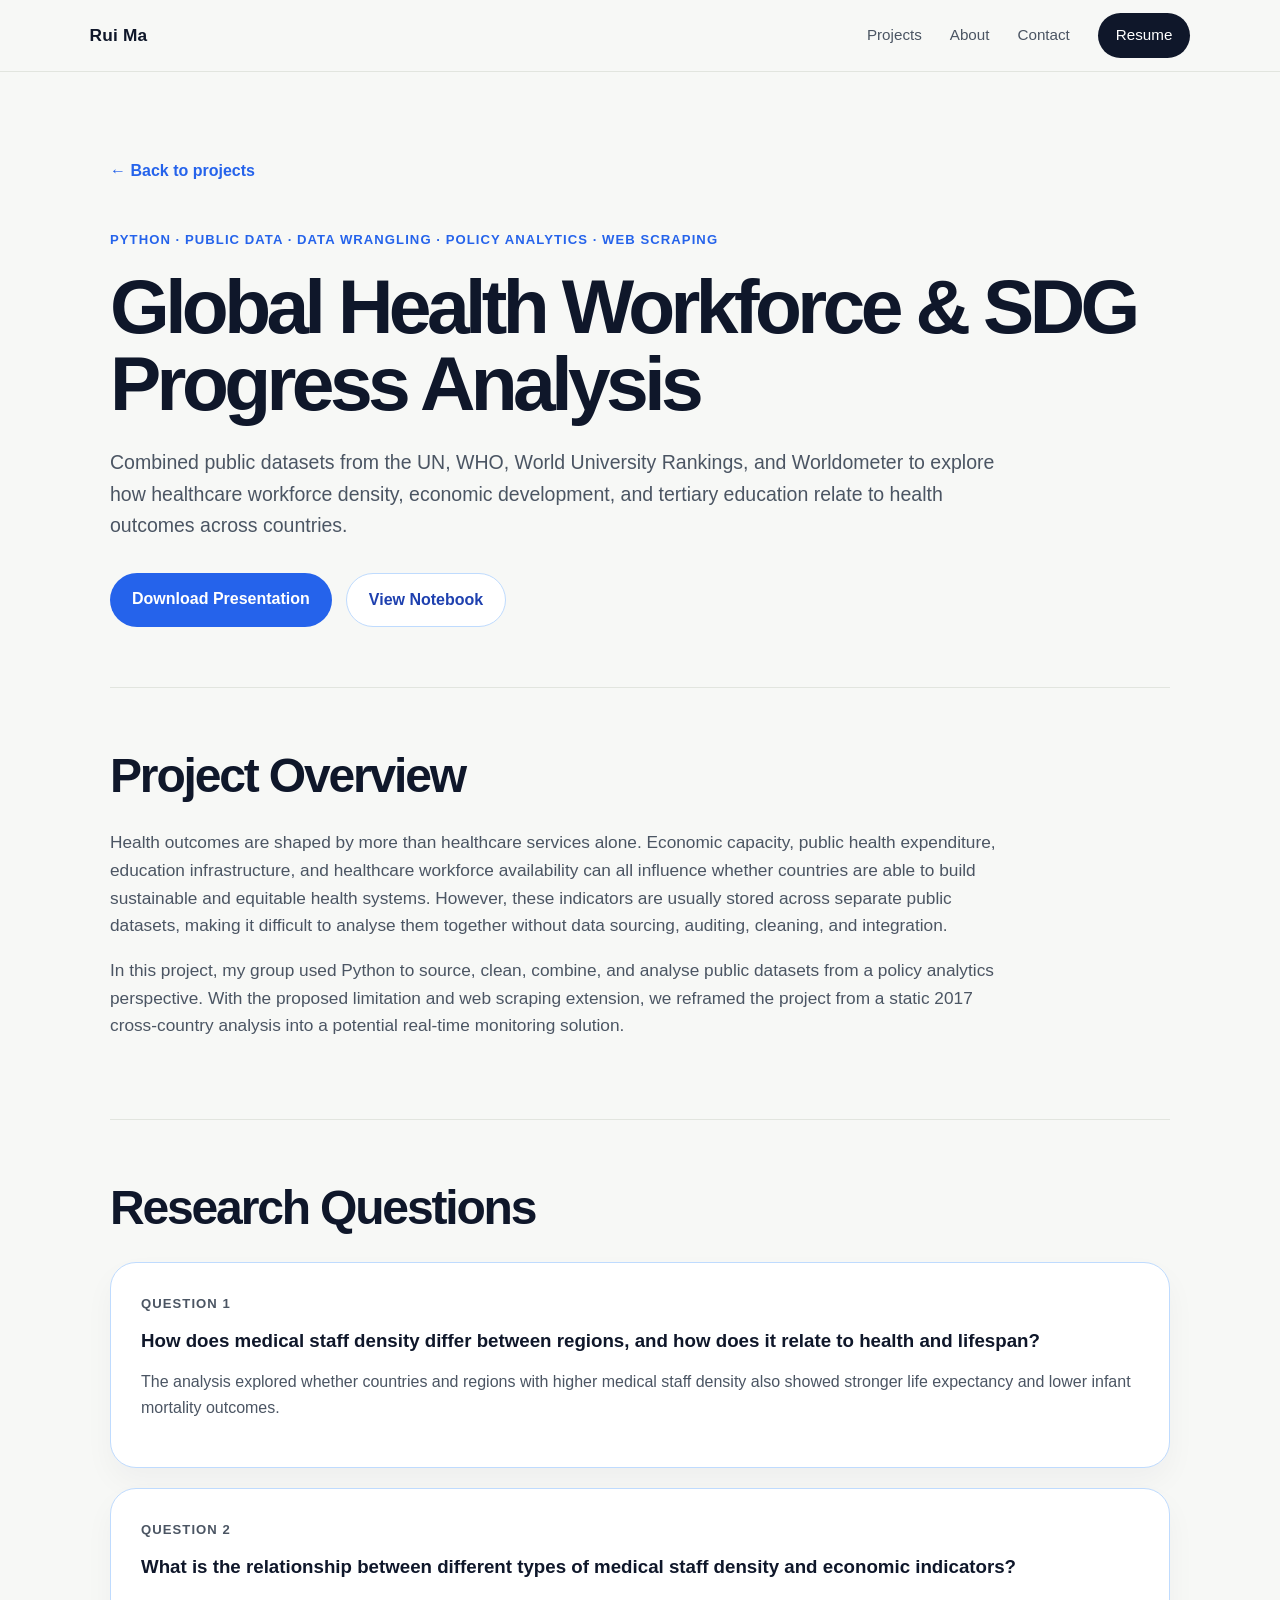
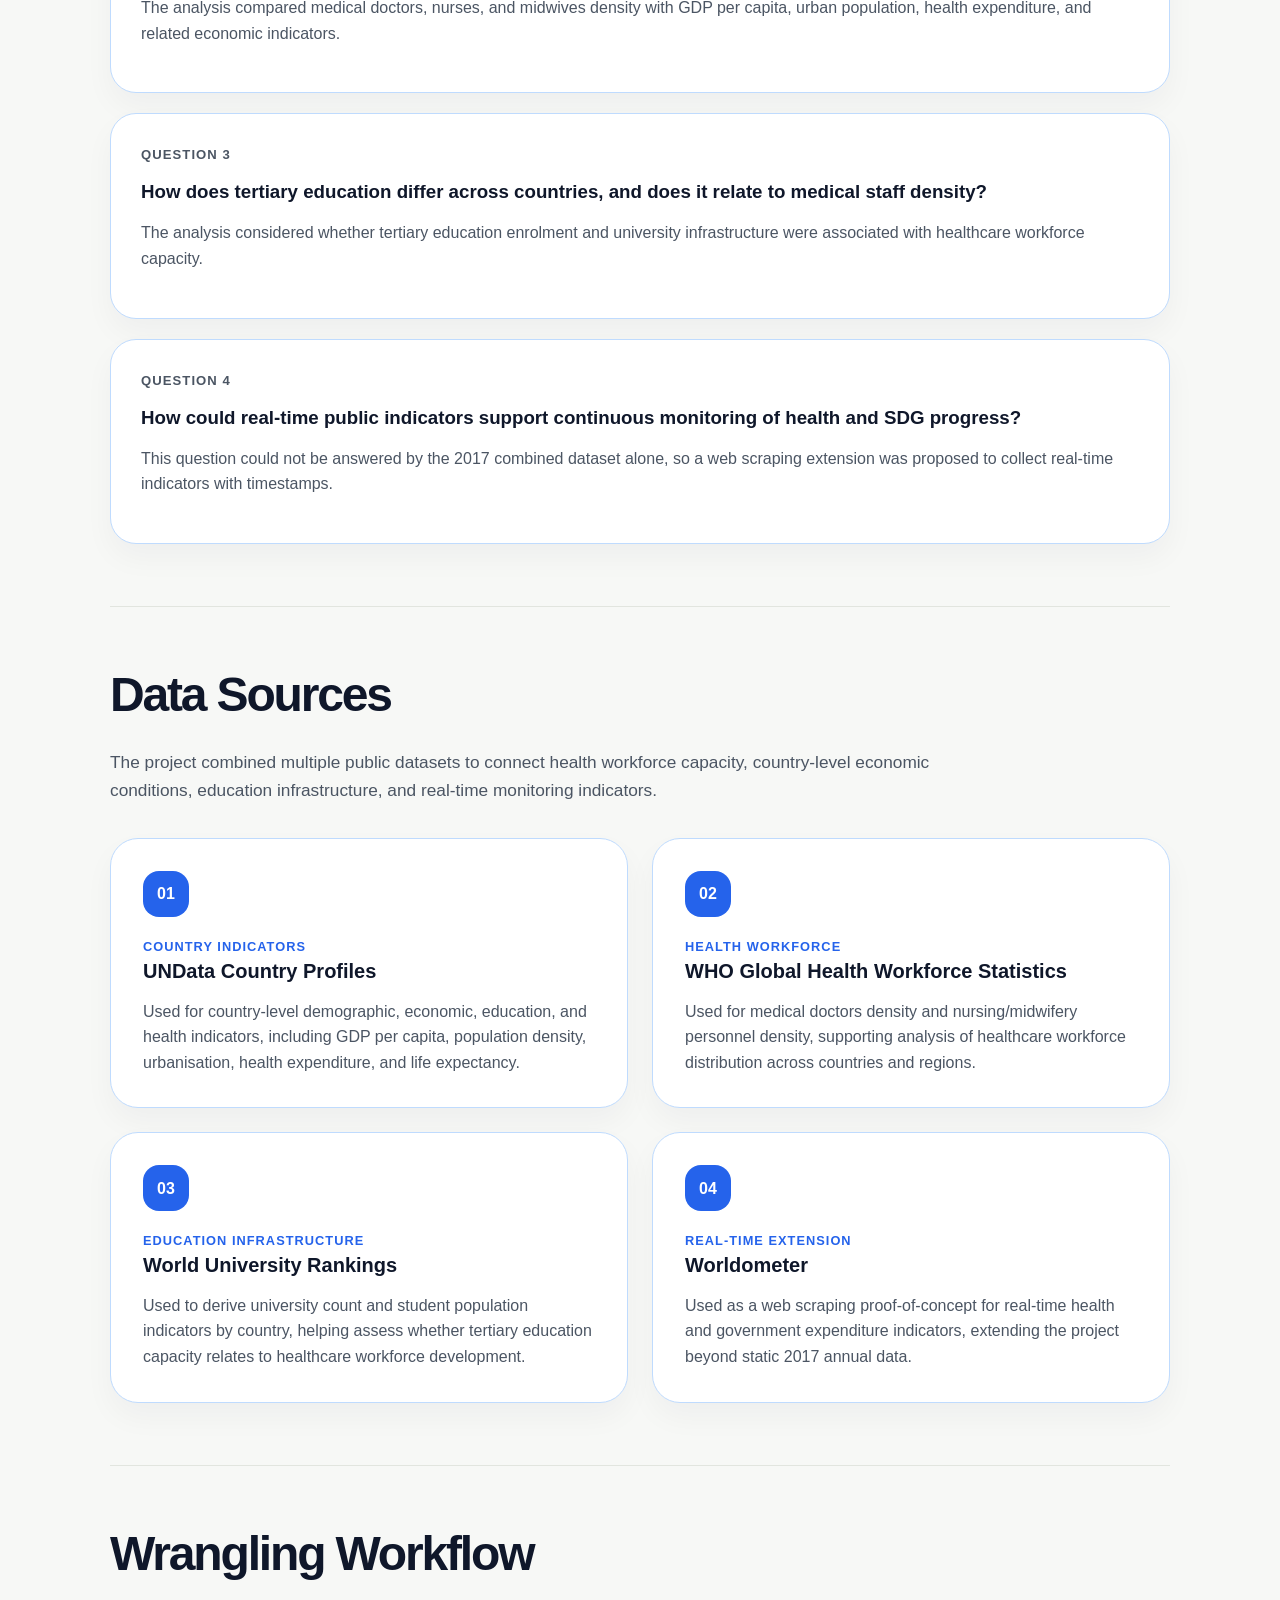
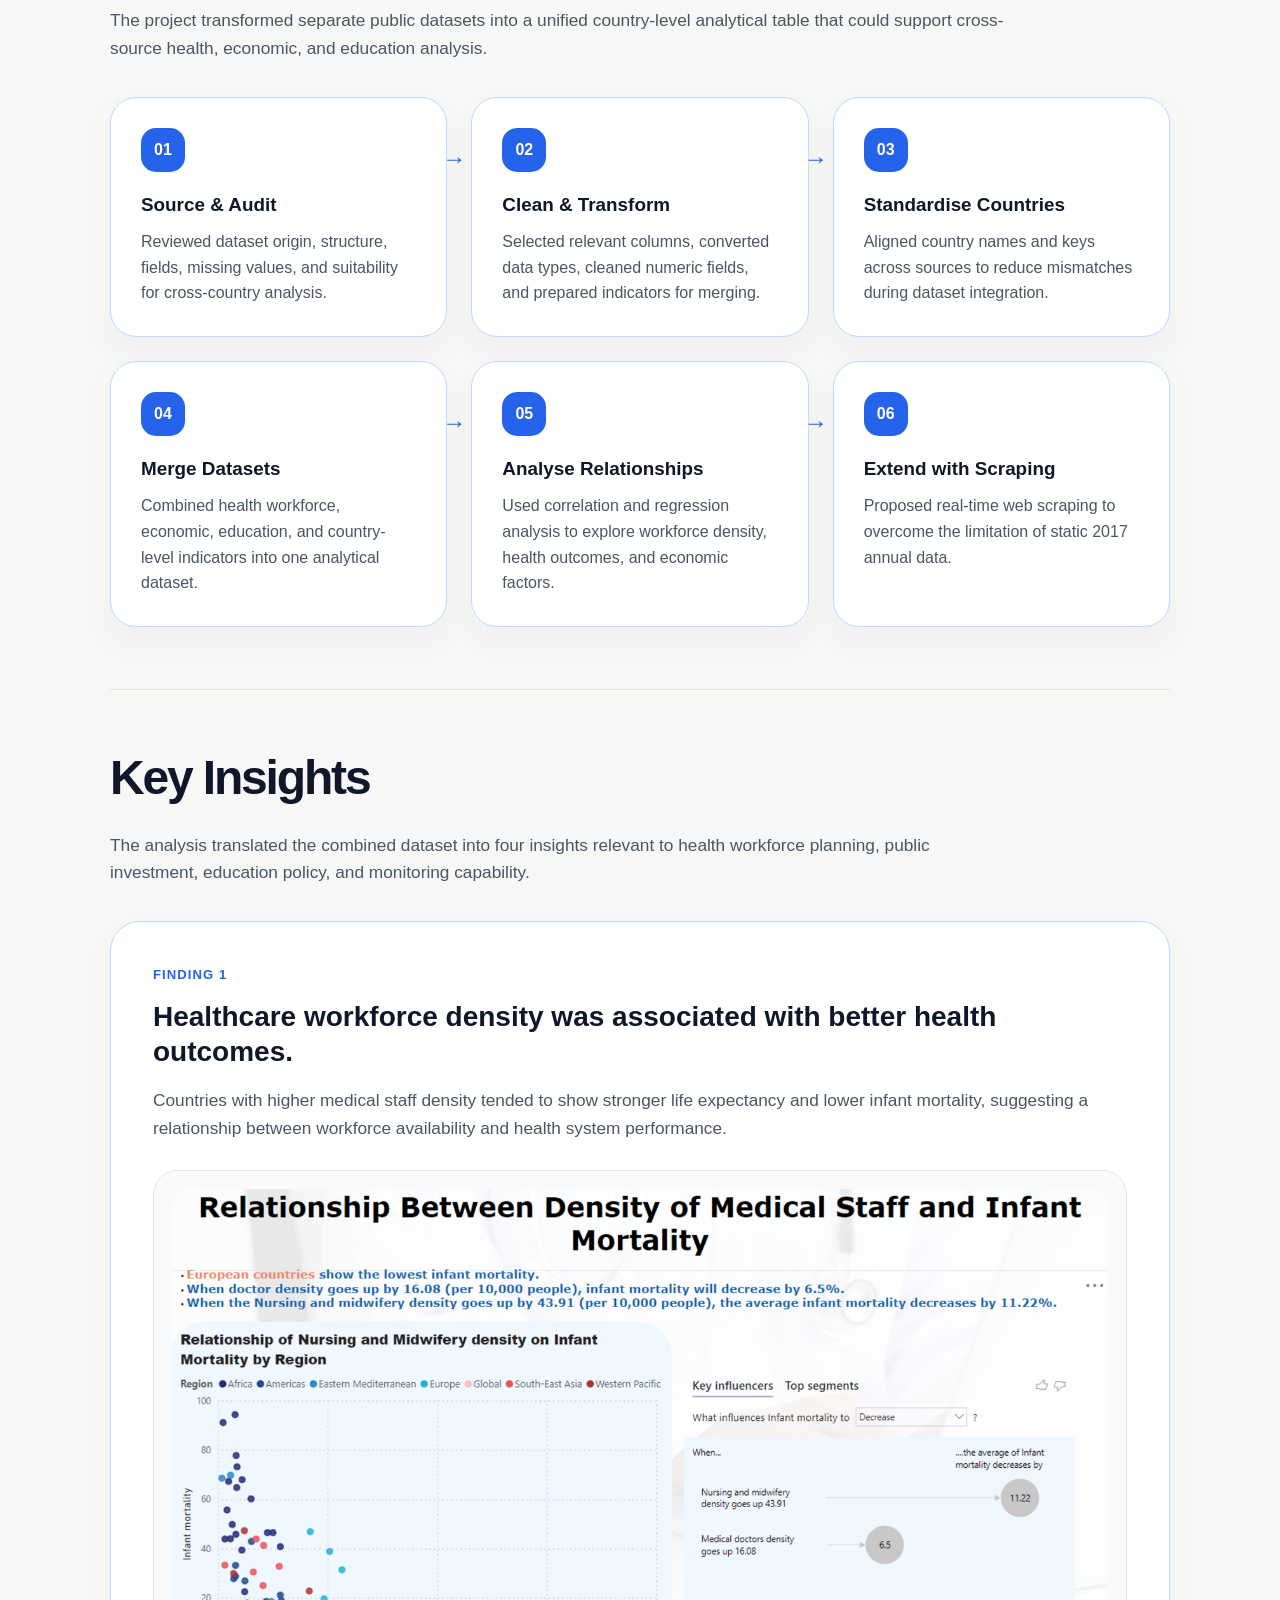
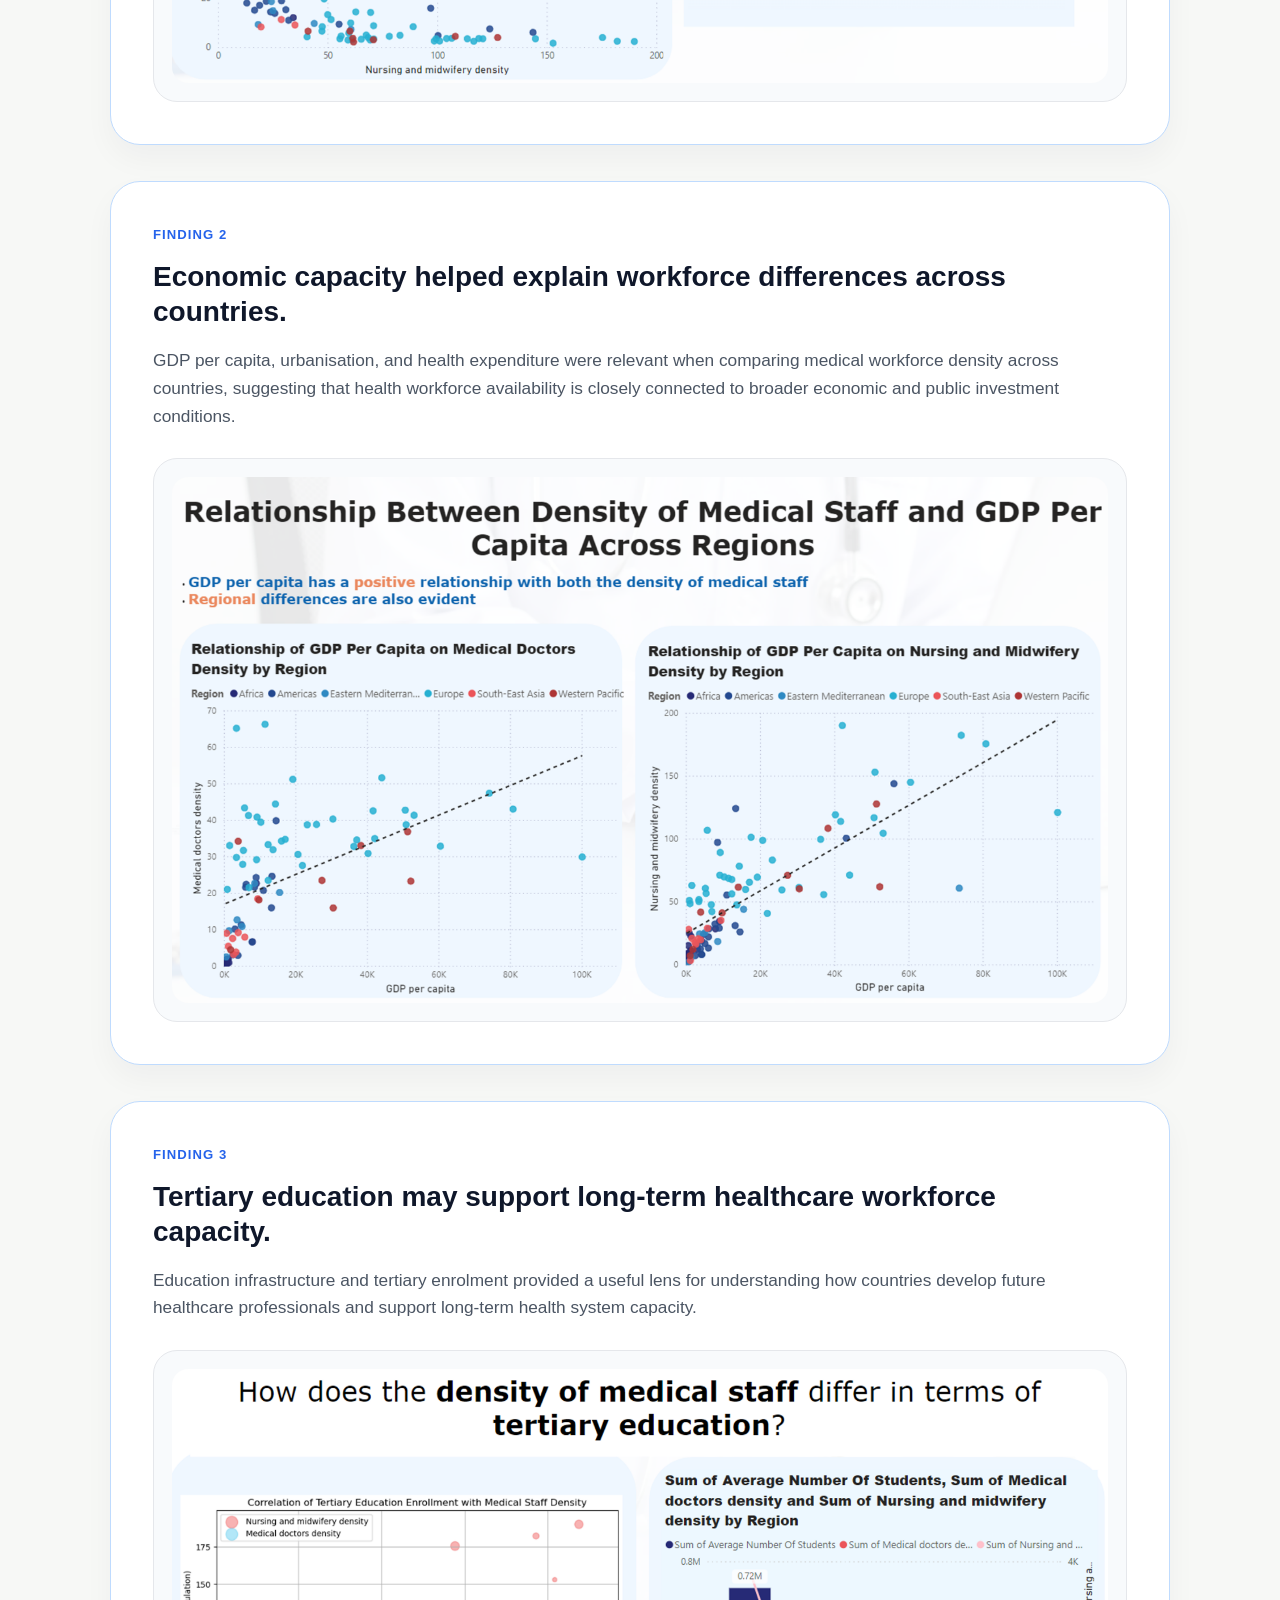
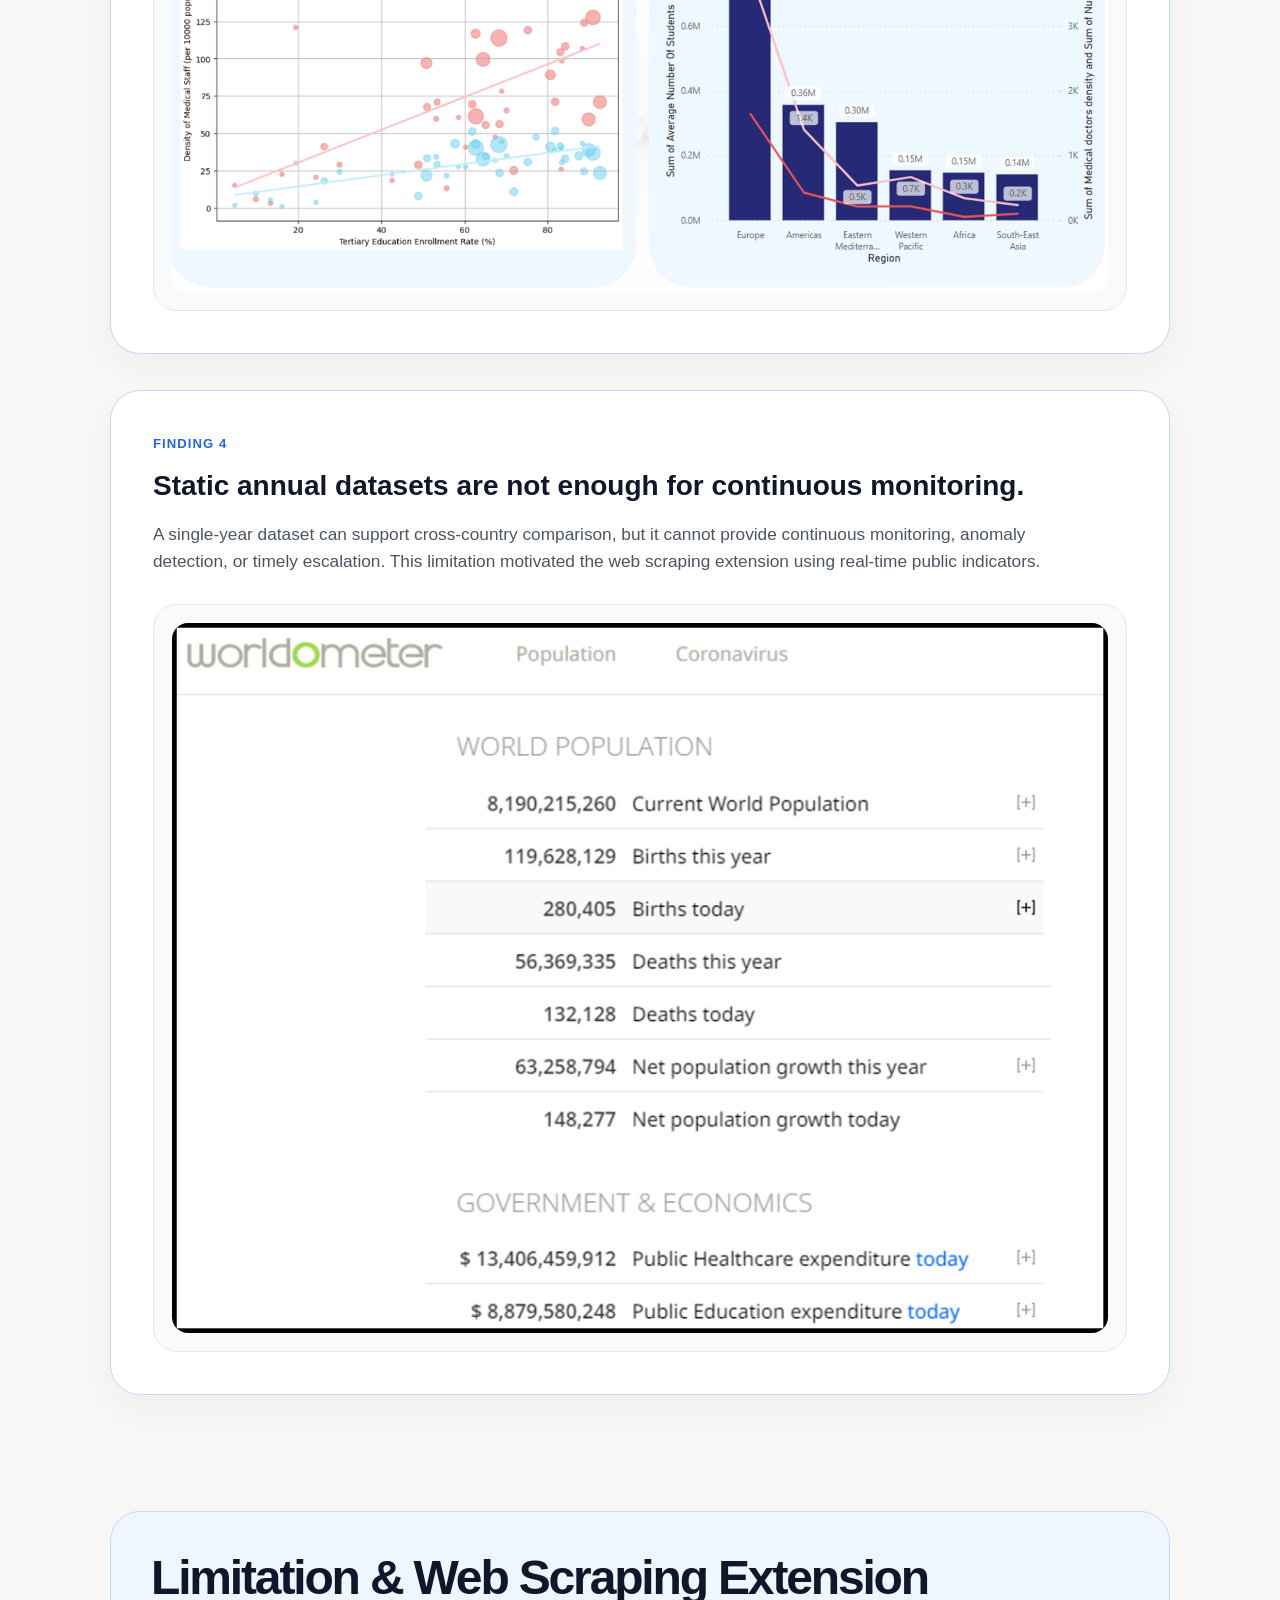
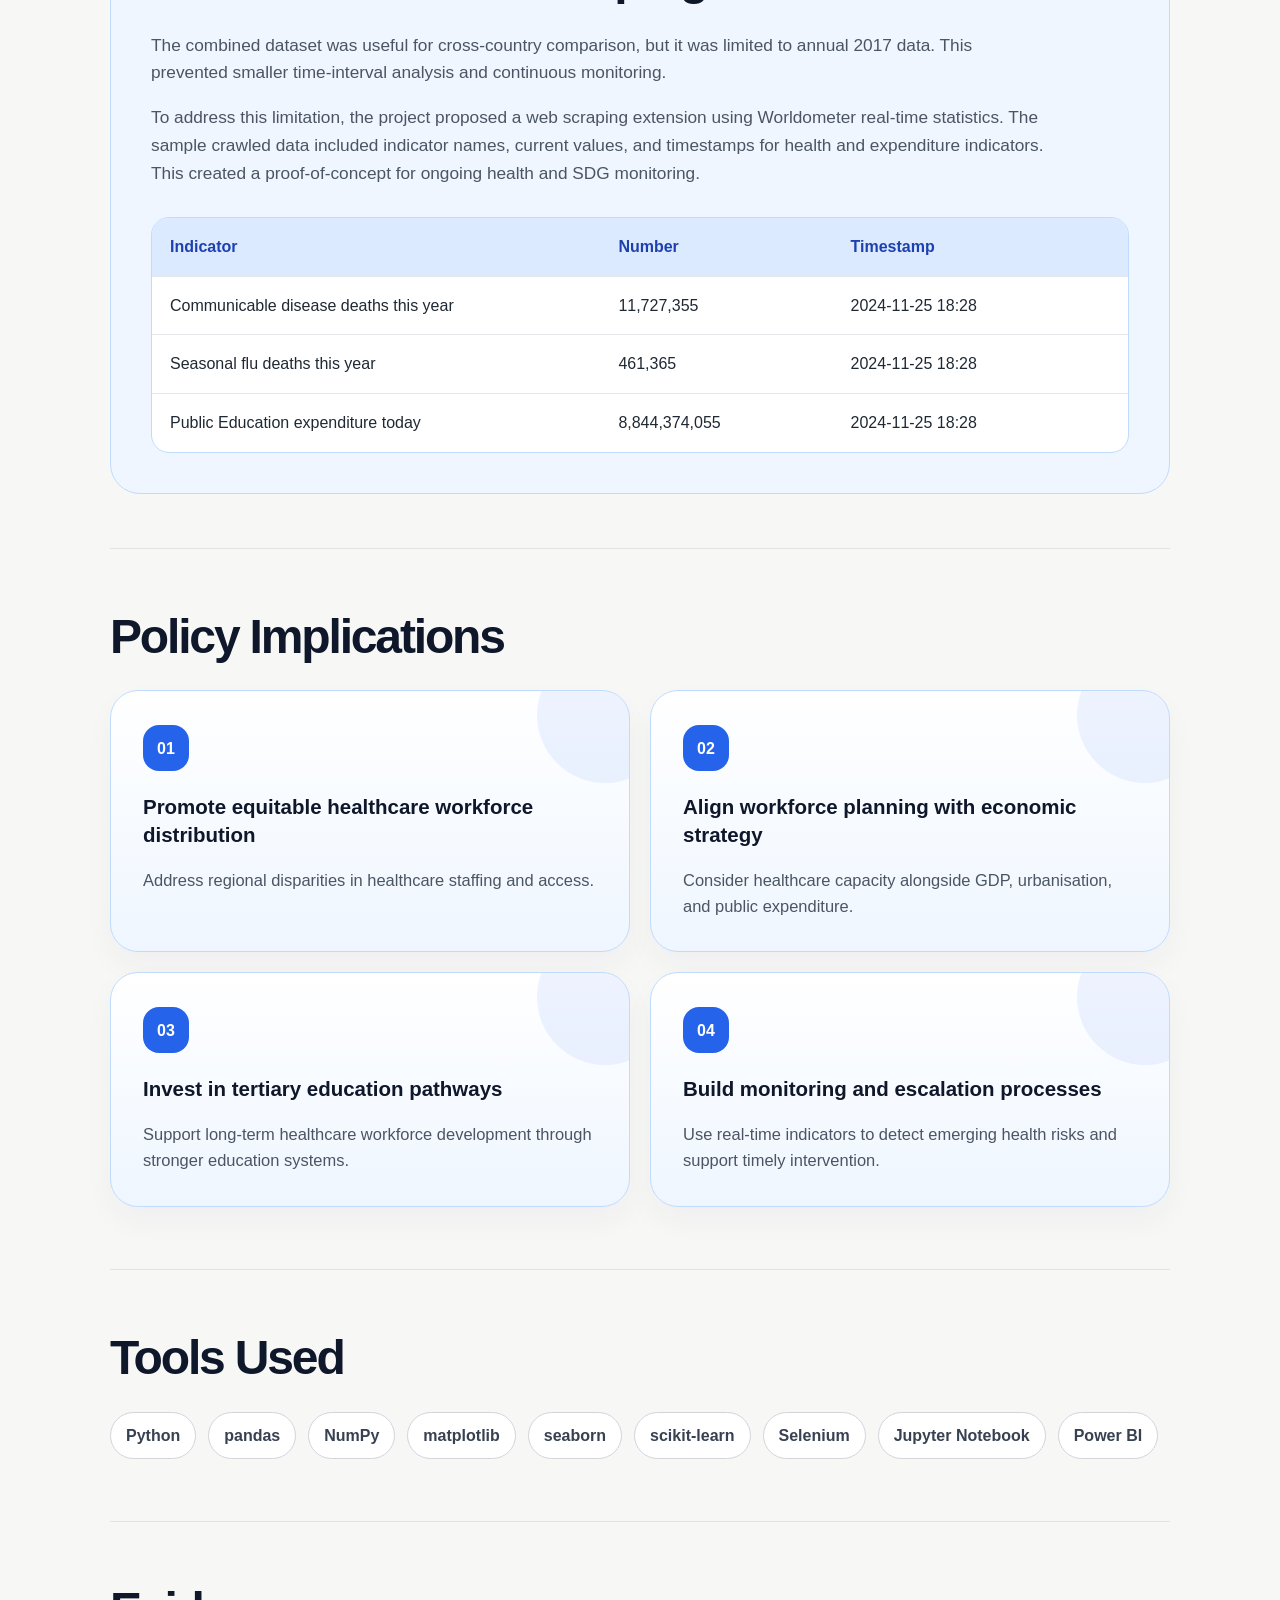
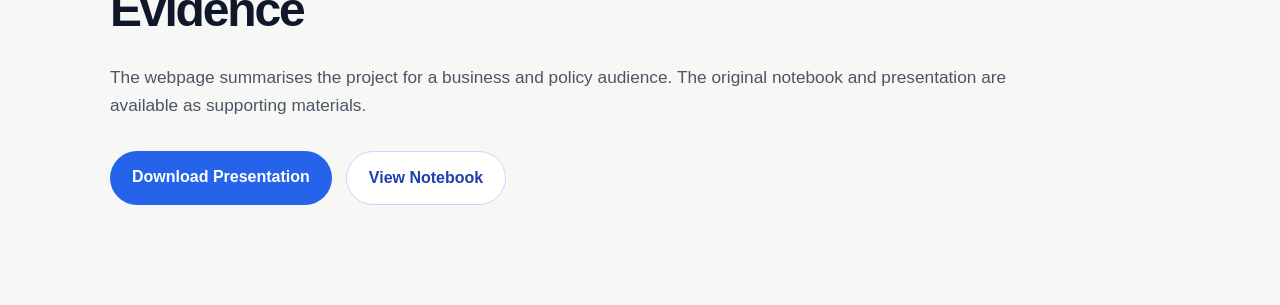
<file: projects/global-health-workforce/index.html>
<!DOCTYPE html>
<html lang="en">
<head>
  <meta charset="UTF-8" />
  <meta name="viewport" content="width=device-width, initial-scale=1.0" />
  <title>Global Health Workforce & SDG Progress Analysis | Rui Ma</title>
  <link rel="stylesheet" href="/style.css" />
</head> 
<body>
  <header class="site-header">
    <div class="logo"><a href="/">Rui Ma</a></div>
    <nav>
      <a href="/#projects">Projects</a>
      <a href="/#about">About</a>
      <a href="/#contact">Contact</a>
      <a class="resume-button" href="#">Resume</a>
    </nav>
  </header>

  <main class="project-page">
    <section class="project-hero">
      <a class="back-link" href="/#projects">← Back to projects</a>
      <p class="eyebrow blue">Python · Public Data · Data Wrangling · Policy Analytics · Web Scraping</p>
      <h1>Global Health Workforce & SDG Progress Analysis</h1>
      <p class="project-subtitle">
        Combined public datasets from the UN, WHO, World University Rankings, and Worldometer
        to explore how healthcare workforce density, economic development, and tertiary education
        relate to health outcomes across countries.
      </p>

      <div class="project-actions">
        <a class="primary-button blue-button" href="global-health-workforce-presentation.pdf" download>Download Presentation</a>
        <a class="secondary-button" href="https://github.com/rachel-ma606/rachel-ma606.github.io/blob/main/projects/global-health-workforce/global-health-workforce-notebook.ipynb" target="_blank">View Notebook</a>
      </div>
    </section>
<section class="project-section">
  <h2>Project Overview</h2>
  <p>
    Health outcomes are shaped by more than healthcare services alone. Economic capacity,
    public health expenditure, education infrastructure, and healthcare workforce availability
    can all influence whether countries are able to build sustainable and equitable health systems.
    However, these indicators are usually stored across separate public datasets, making it difficult
    to analyse them together without data sourcing, auditing, cleaning, and integration.
  </p>
  <p>
    In this project, my group used Python to source, clean, combine, and analyse public datasets
    from a policy analytics perspective. With the proposed limitation and web scraping extension, we reframed the project from a static
    2017 cross-country analysis into a potential real-time monitoring solution.
  </p>
</section>

<section class="project-section">
  <h2>Research Questions</h2>

  <div class="question-list">
    <article class="question-card">
      <p class="question-label">Question 1</p>
      <h3>How does medical staff density differ between regions, and how does it relate to health and lifespan?</h3>
      <p>
        The analysis explored whether countries and regions with higher medical staff density also
        showed stronger life expectancy and lower infant mortality outcomes.
      </p>
    </article>

    <article class="question-card">
      <p class="question-label">Question 2</p>
      <h3>What is the relationship between different types of medical staff density and economic indicators?</h3>
      <p>
        The analysis compared medical doctors, nurses, and midwives density with GDP per capita,
        urban population, health expenditure, and related economic indicators.
      </p>
    </article>

    <article class="question-card">
      <p class="question-label">Question 3</p>
      <h3>How does tertiary education differ across countries, and does it relate to medical staff density?</h3>
      <p>
        The analysis considered whether tertiary education enrolment and university infrastructure
        were associated with healthcare workforce capacity.
      </p>
    </article>

    <article class="question-card">
      <p class="question-label">Question 4</p>
      <h3>How could real-time public indicators support continuous monitoring of health and SDG progress?</h3>
      <p>
        This question could not be answered by the 2017 combined dataset alone, so a web scraping
        extension was proposed to collect real-time indicators with timestamps.
      </p>
    </article>
  </div>
</section>

<section class="project-section">
  <div class="section-heading">
  <h2>Data Sources</h2>
  <p>
    The project combined multiple public datasets to connect health workforce capacity,
    country-level economic conditions, education infrastructure, and real-time monitoring indicators.
  </p>
</div>

  <div class="source-grid">
    <article class="source-card">
      <span class="source-number">01</span>
      <p class="source-type">Country Indicators</p>
      <h3>UNData Country Profiles</h3>
      <p>
        Used for country-level demographic, economic, education, and health indicators,
        including GDP per capita, population density, urbanisation, health expenditure,
        and life expectancy.
      </p>
    </article>

    <article class="source-card">
      <span class="source-number">02</span>
      <p class="source-type">Health Workforce</p>
      <h3>WHO Global Health Workforce Statistics</h3>
      <p>
        Used for medical doctors density and nursing/midwifery personnel density,
        supporting analysis of healthcare workforce distribution across countries and regions.
      </p>
    </article>

    <article class="source-card">
      <span class="source-number">03</span>
      <p class="source-type">Education Infrastructure</p>
      <h3>World University Rankings</h3>
      <p>
        Used to derive university count and student population indicators by country,
        helping assess whether tertiary education capacity relates to healthcare workforce development.
      </p>
    </article>

    <article class="source-card">
      <span class="source-number">04</span>
      <p class="source-type">Real-Time Extension</p>
      <h3>Worldometer</h3>
      <p>
        Used as a web scraping proof-of-concept for real-time health and government expenditure indicators,
        extending the project beyond static 2017 annual data.
      </p>
    </article>
  </div>
</section>

<section class="project-section">
 <div class="section-heading">
  <h2>Wrangling Workflow</h2>
  <p>
    The project transformed separate public datasets into a unified country-level analytical table
    that could support cross-source health, economic, and education analysis.
  </p>
</div>

  <div class="workflow-visual">
    <article class="workflow-step">
      <span>01</span>
      <h3>Source & Audit</h3>
      <p>
        Reviewed dataset origin, structure, fields, missing values, and suitability for
        cross-country analysis.
      </p>
    </article>

    <article class="workflow-step">
      <span>02</span>
      <h3>Clean & Transform</h3>
      <p>
        Selected relevant columns, converted data types, cleaned numeric fields, and prepared
        indicators for merging.
      </p>
    </article>

    <article class="workflow-step">
      <span>03</span>
      <h3>Standardise Countries</h3>
      <p>
        Aligned country names and keys across sources to reduce mismatches during dataset integration.
      </p>
    </article>

    <article class="workflow-step">
      <span>04</span>
      <h3>Merge Datasets</h3>
      <p>
        Combined health workforce, economic, education, and country-level indicators into one
        analytical dataset.
      </p>
    </article>

    <article class="workflow-step">
      <span>05</span>
      <h3>Analyse Relationships</h3>
      <p>
        Used correlation and regression analysis to explore workforce density, health outcomes,
        and economic factors.
      </p>
    </article>

    <article class="workflow-step">
      <span>06</span>
      <h3>Extend with Scraping</h3>
      <p>
        Proposed real-time web scraping to overcome the limitation of static 2017 annual data.
      </p>
    </article>
  </div>
</section>

<section class="project-section">
  <h2>Key Insights</h2>
  <p class="section-intro">
    The analysis translated the combined dataset into four insights relevant to health workforce planning,
    public investment, education policy, and monitoring capability.
  </p>

  <div class="insight-story">
    <article class="insight-panel insight-panel-vertical">
      <p class="question-label">Finding 1</p>
      <h3>Healthcare workforce density was associated with better health outcomes.</h3>
      <p>
        Countries with higher medical staff density tended to show stronger life expectancy and lower
        infant mortality, suggesting a relationship between workforce availability and health system performance.
      </p>
      <div class="insight-visual insight-visual-large">
        <img src="finding-1-health-outcomes.png" alt="Chart showing relationship between healthcare workforce density and health outcomes" />
      </div>
    </article>

    <article class="insight-panel insight-panel-vertical">
      <p class="question-label">Finding 2</p>
      <h3>Economic capacity helped explain workforce differences across countries.</h3>
      <p>
        GDP per capita, urbanisation, and health expenditure were relevant when comparing medical workforce
        density across countries, suggesting that health workforce availability is closely connected to broader
        economic and public investment conditions.
      </p>
      <div class="insight-visual insight-visual-large">
        <img src="finding-2-economic-capacity.png" alt="Chart showing relationship between economic indicators and healthcare workforce density" />
      </div>
    </article>

    <article class="insight-panel insight-panel-vertical">
      <p class="question-label">Finding 3</p>
      <h3>Tertiary education may support long-term healthcare workforce capacity.</h3>
      <p>
        Education infrastructure and tertiary enrolment provided a useful lens for understanding how countries
        develop future healthcare professionals and support long-term health system capacity.
      </p>
      <div class="insight-visual insight-visual-large">
        <img src="finding-3-education-workforce.png" alt="Chart showing relationship between tertiary education and healthcare workforce capacity" />
      </div>
    </article>

    <article class="insight-panel insight-panel-vertical">
      <p class="question-label">Finding 4</p>
      <h3>Static annual datasets are not enough for continuous monitoring.</h3>
      <p>
        A single-year dataset can support cross-country comparison, but it cannot provide continuous monitoring,
        anomaly detection, or timely escalation. This limitation motivated the web scraping extension using
        real-time public indicators.
      </p>
      <div class="insight-visual insight-visual-large">
        <img src="finding-4-monitoring-extension.png" alt="Sample real-time monitoring data collected through web scraping" />
      </div>
    </article>
  </div>
</section>


    <section class="project-section highlight-section">
      <h2>Limitation & Web Scraping Extension</h2>
      <p>
        The combined dataset was useful for cross-country comparison, but it was limited to annual
        2017 data. This prevented smaller time-interval analysis and continuous monitoring.
      </p>
      <p>
        To address this limitation, the project proposed a web scraping extension using Worldometer
        real-time statistics. The sample crawled data included indicator names, current values, and
        timestamps for health and expenditure indicators. This created a proof-of-concept for ongoing
        health and SDG monitoring.
      </p>

      <div class="sample-table">
        <div class="table-row table-header">
          <span>Indicator</span>
          <span>Number</span>
          <span>Timestamp</span>
        </div>
        <div class="table-row">
          <span>Communicable disease deaths this year</span>
          <span>11,727,355</span>
          <span>2024-11-25 18:28</span>
        </div>
        <div class="table-row">
          <span>Seasonal flu deaths this year</span>
          <span>461,365</span>
          <span>2024-11-25 18:28</span>
        </div>
        <div class="table-row">
          <span>Public Education expenditure today</span>
          <span>8,844,374,055</span>
          <span>2024-11-25 18:28</span>
        </div>
      </div>
    </section>

    <section class="project-section">
      <h2>Policy Implications</h2>
      <div class="recommendation-grid">
        <article>
          <h3>Promote equitable healthcare workforce distribution</h3>
          <p>Address regional disparities in healthcare staffing and access.</p>
        </article>

        <article>
          <h3>Align workforce planning with economic strategy</h3>
          <p>Consider healthcare capacity alongside GDP, urbanisation, and public expenditure.</p>
        </article>

        <article>
          <h3>Invest in tertiary education pathways</h3>
          <p>Support long-term healthcare workforce development through stronger education systems.</p>
        </article>

        <article>
          <h3>Build monitoring and escalation processes</h3>
          <p>Use real-time indicators to detect emerging health risks and support timely intervention.</p>
        </article>
      </div>
    </section>

    <section class="project-section">
      <h2>Tools Used</h2>
      <div class="tool-tags">
        <span>Python</span>
        <span>pandas</span>
        <span>NumPy</span>
        <span>matplotlib</span>
        <span>seaborn</span>
        <span>scikit-learn</span>
        <span>Selenium</span>
        <span>Jupyter Notebook</span>
        <span>Power BI</span>
      </div>
    </section>

    <section class="project-section evidence-section">
      <h2>Evidence</h2>
      <p>
        The webpage summarises the project for a business and policy audience. The original notebook and
        presentation are available as supporting materials.
      </p>
      <div class="project-actions">
       <a class="primary-button blue-button" href="global-health-workforce-presentation.pdf" download>Download Presentation</a>
<a class="secondary-button" href="https://github.com/rachel-ma606/rachel-ma606.github.io/blob/main/projects/global-health-workforce/global-health-workforce-notebook.ipynb" target="_blank">View Notebook</a>
      </div>
    </section>
  </main>
</body>
</html>
</file>
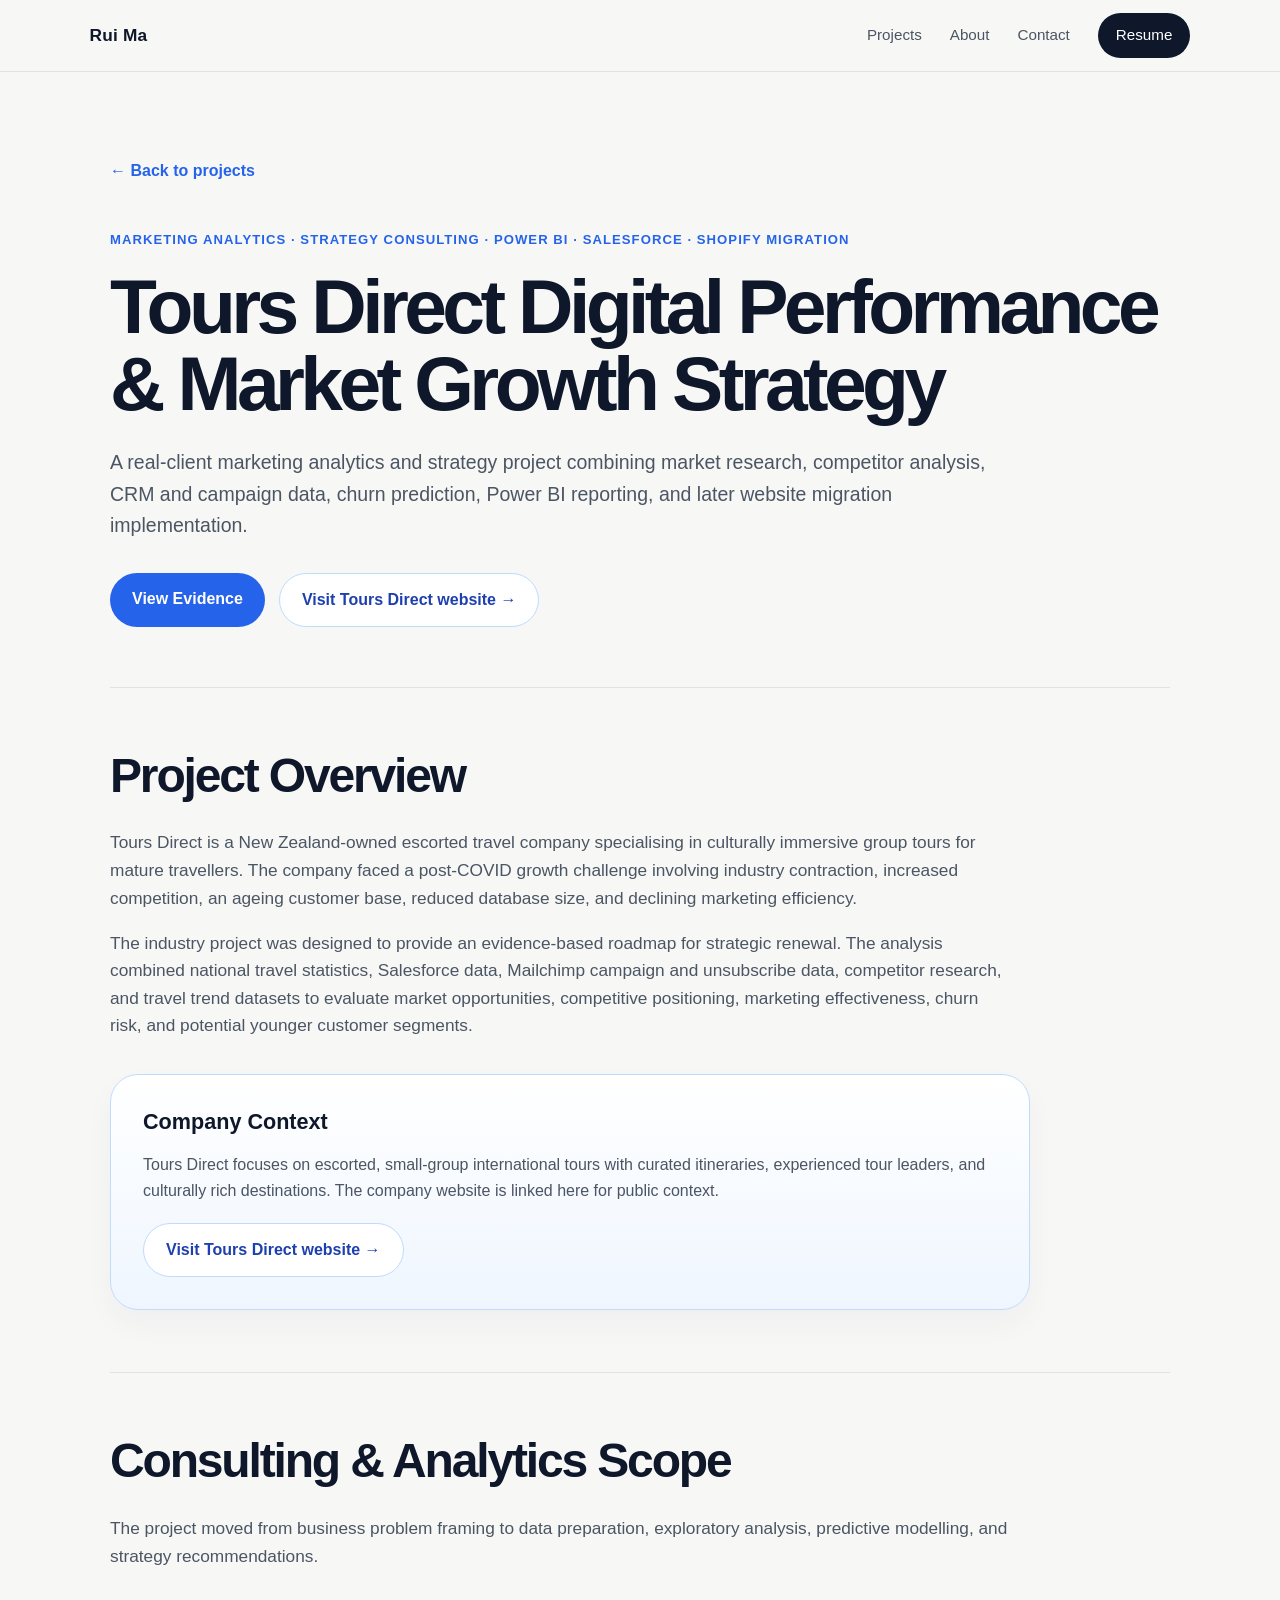
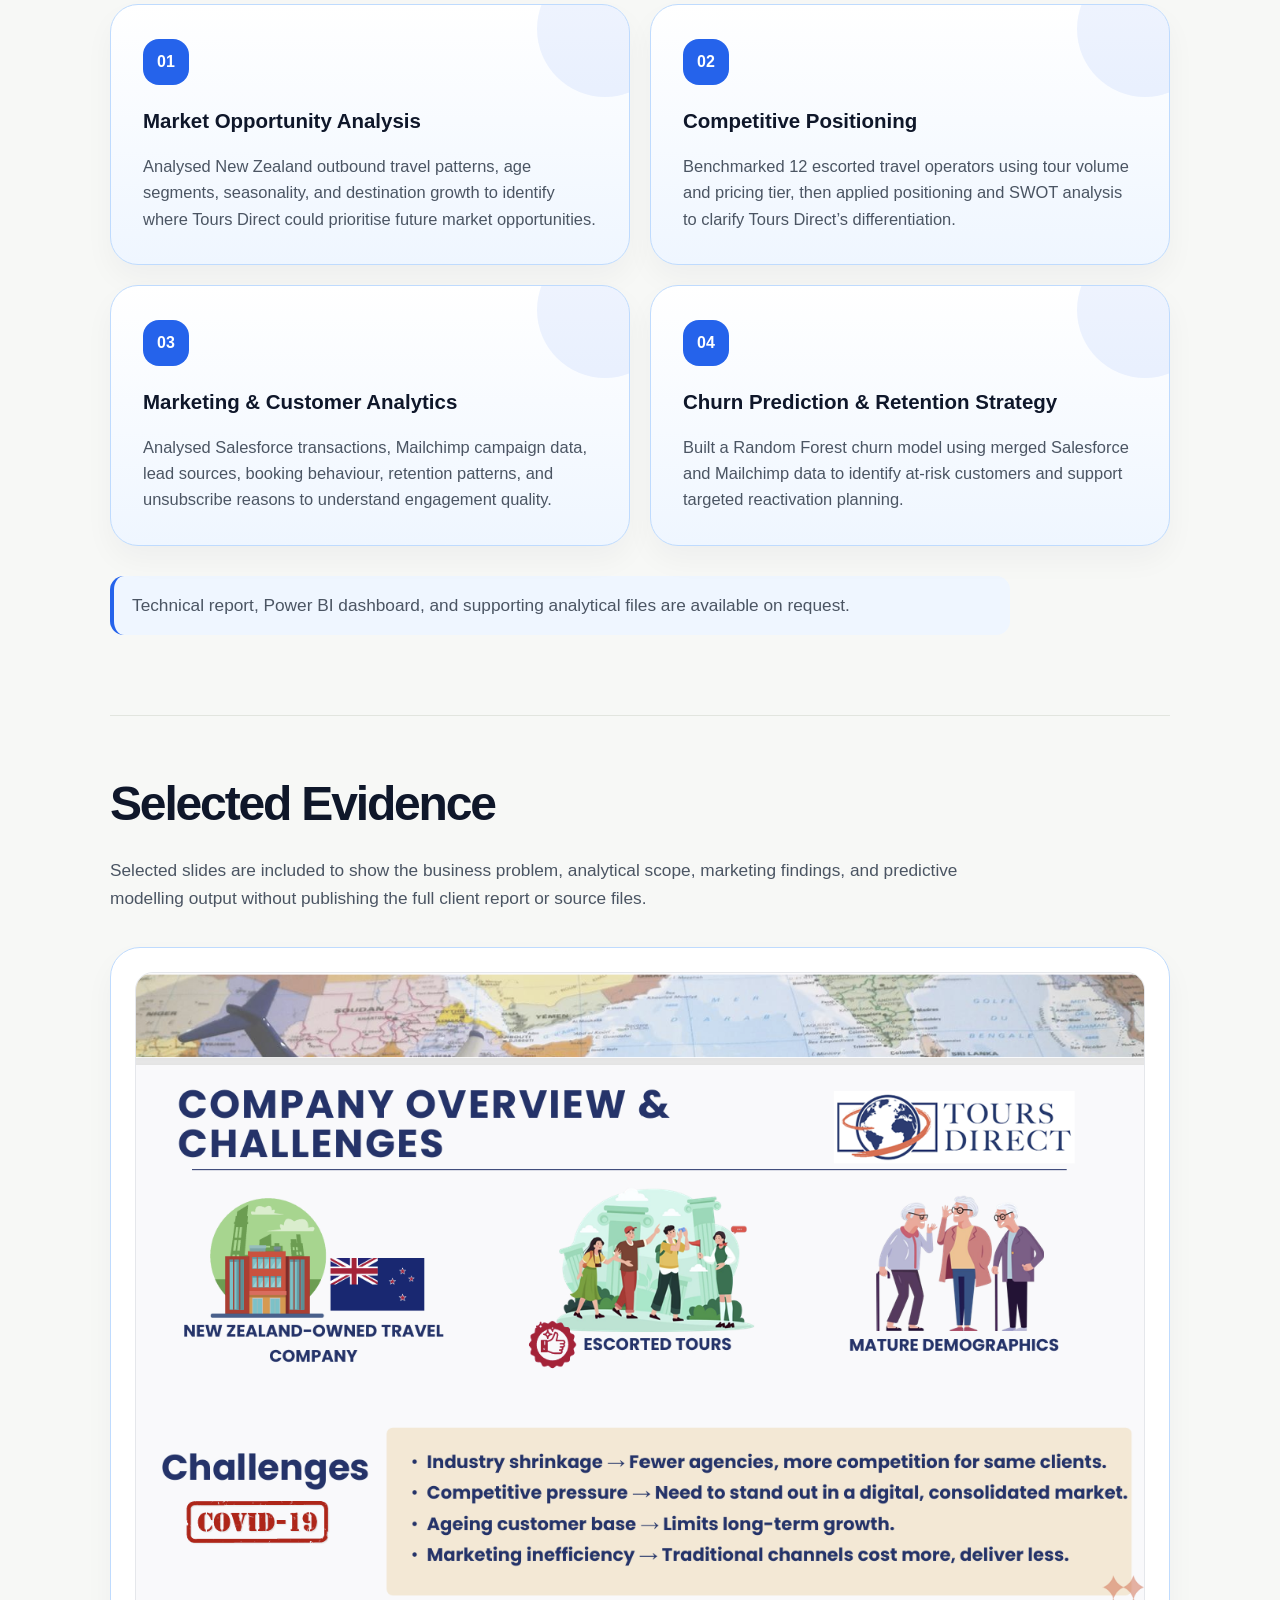
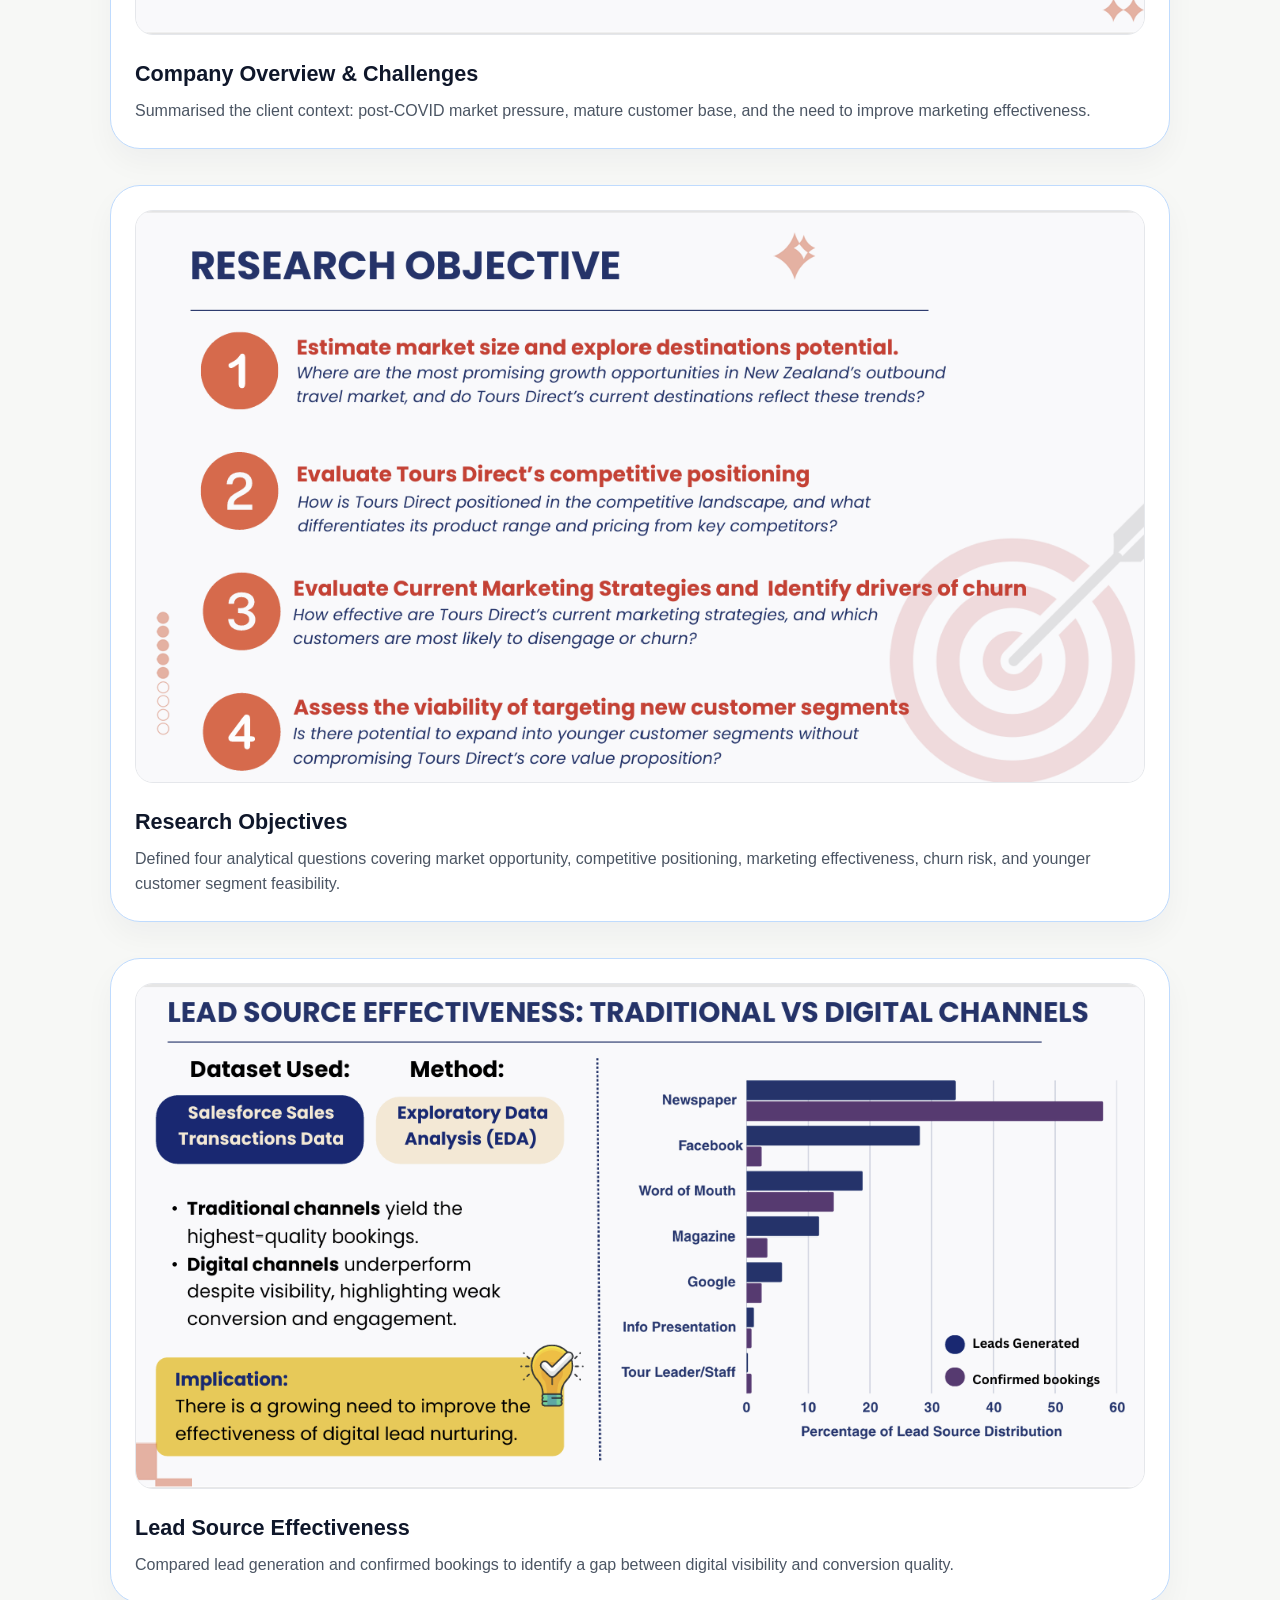
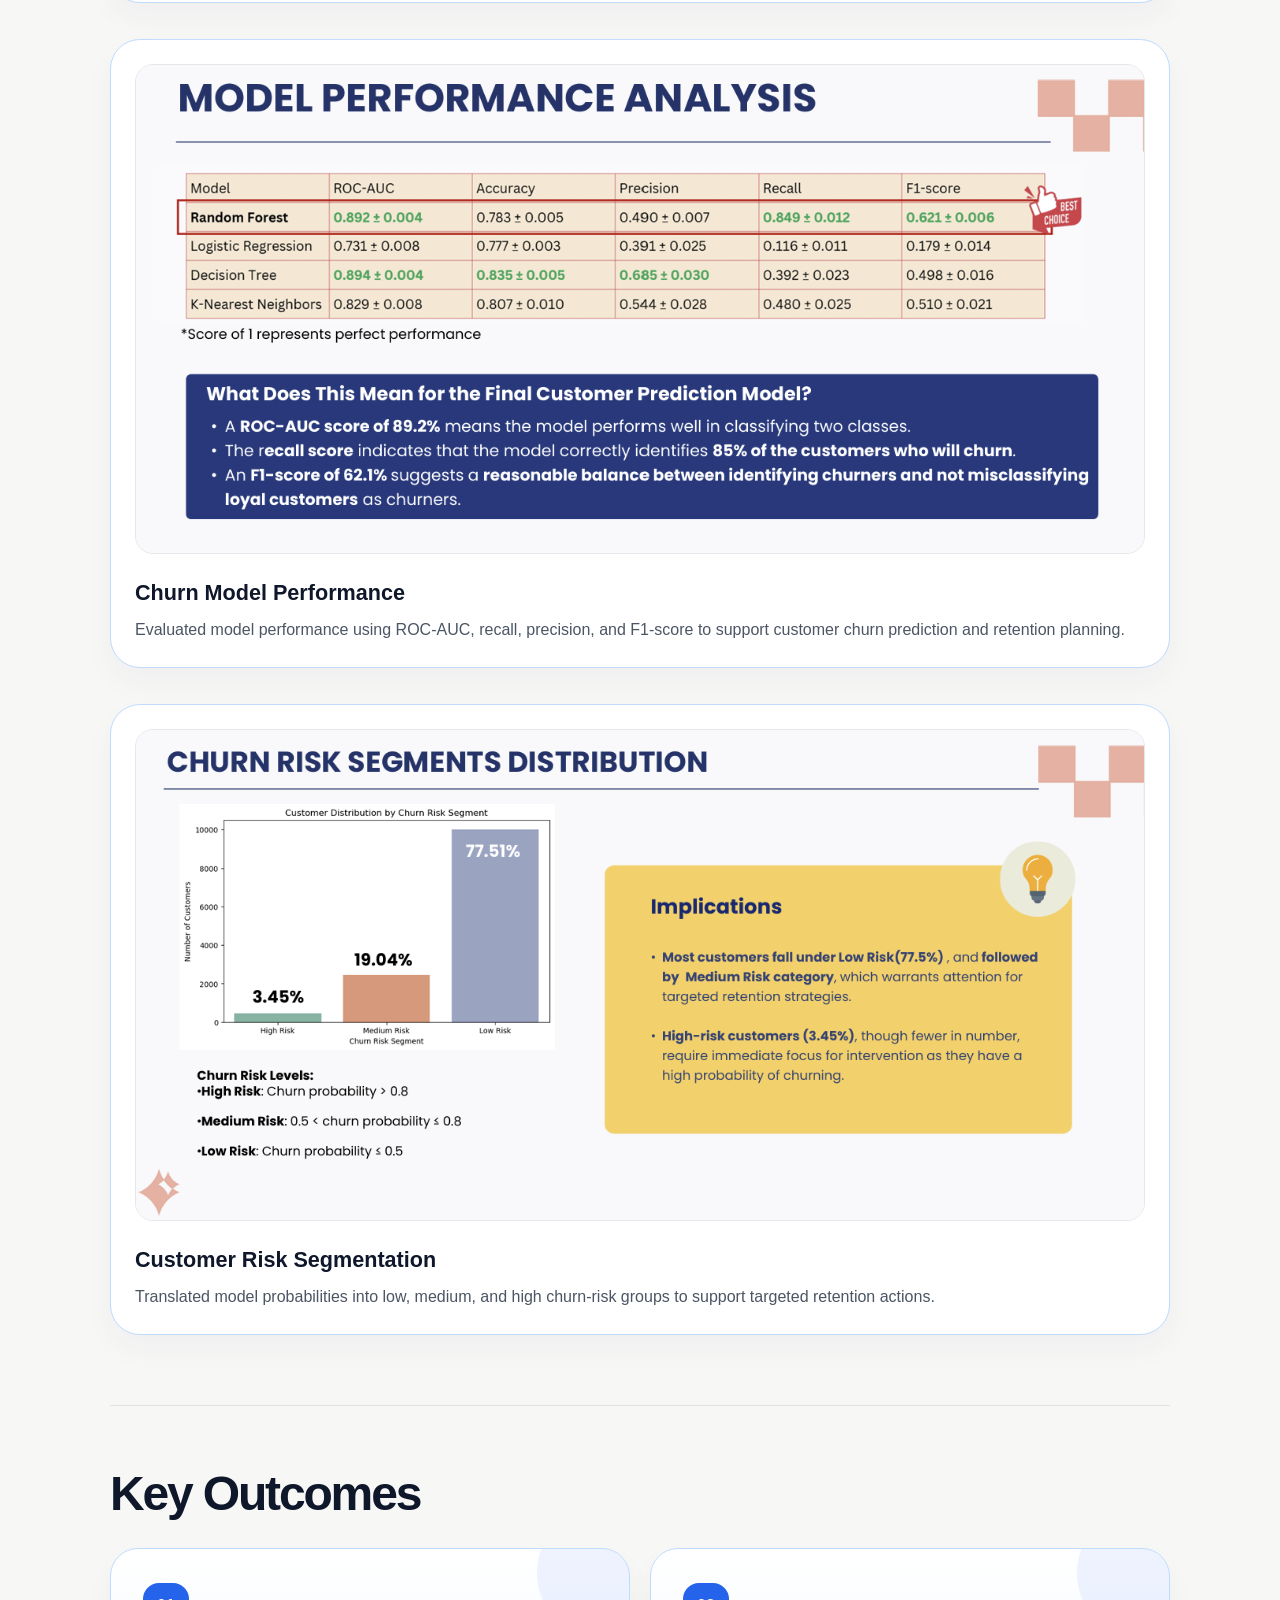
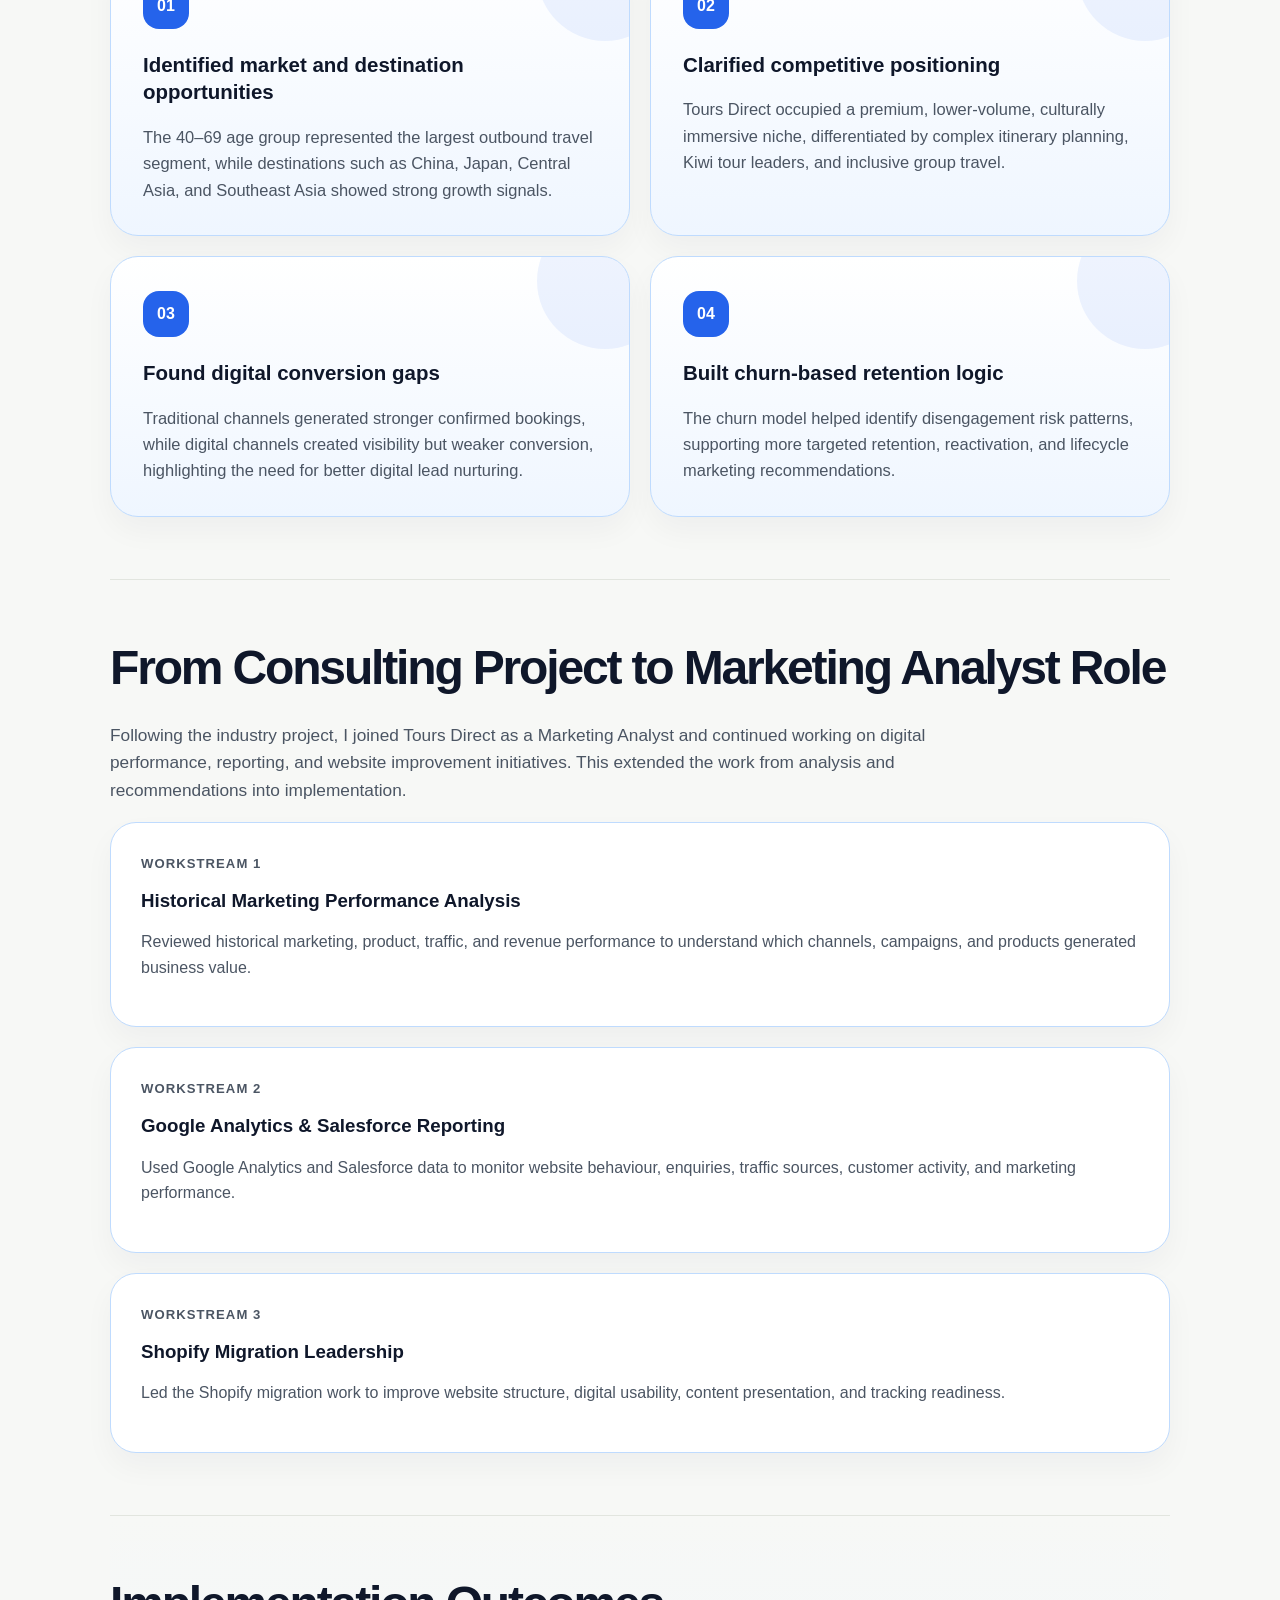
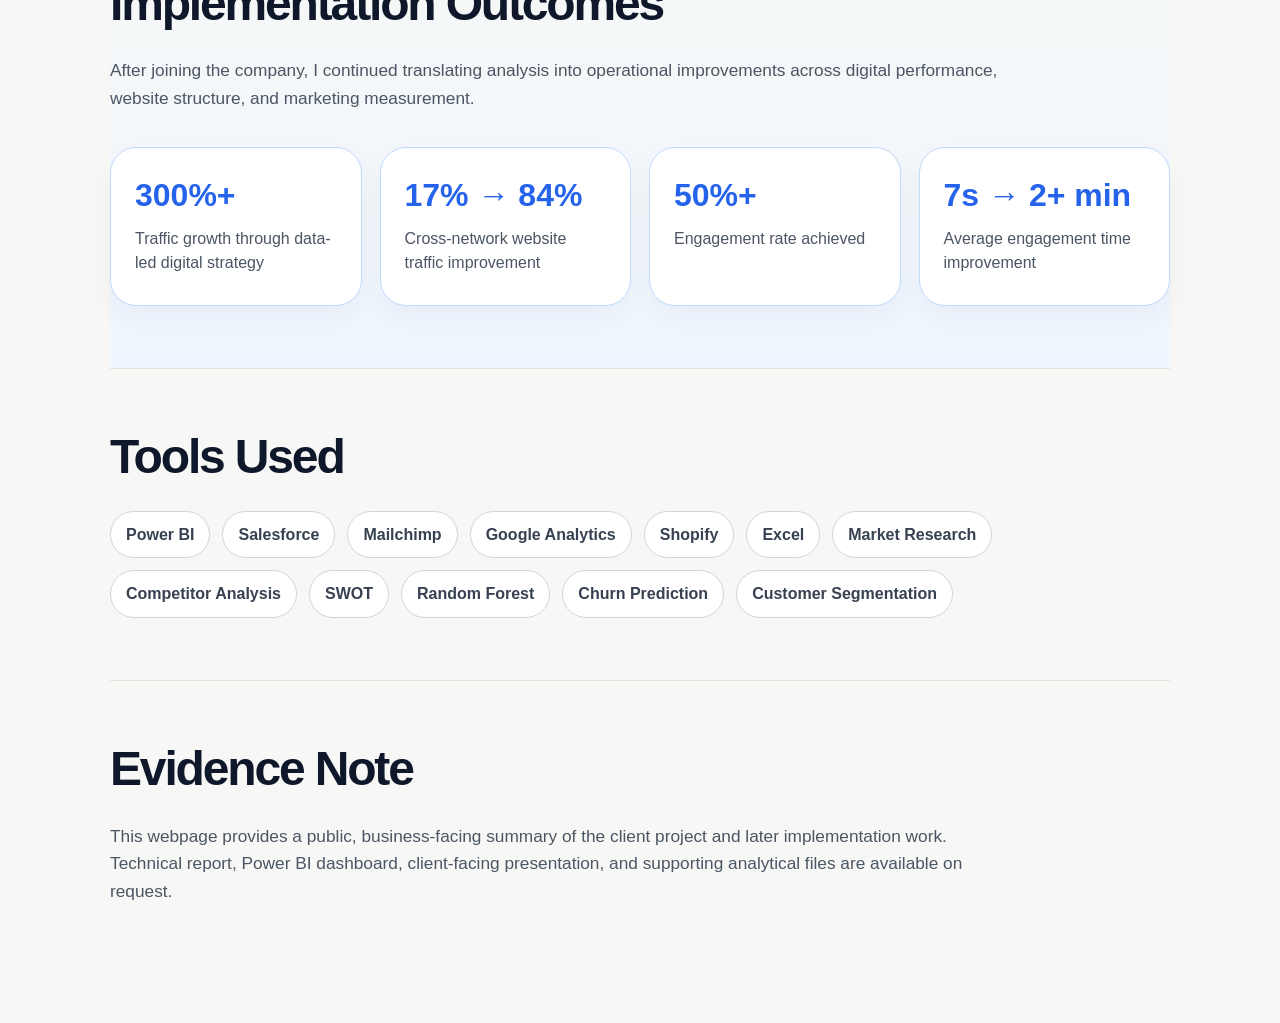
<file: projects/tours-direct-growth-strategy/index.html>
<!DOCTYPE html>
<html lang="en">
<head>
  <meta charset="UTF-8" />
  <meta name="viewport" content="width=device-width, initial-scale=1.0" />
  <title>Tours Direct Digital Performance & Market Growth Strategy | Rui Ma</title>
  <link rel="stylesheet" href="/style.css" />
</head>

<body>
  <header class="site-header">
    <div class="logo"><a href="/">Rui Ma</a></div>
    <nav>
      <a href="/#projects">Projects</a>
      <a href="/#about">About</a>
      <a href="/#contact">Contact</a>
      <a class="resume-button" href="#">Resume</a>
    </nav>
  </header>

  <main class="project-page">
    <section class="project-hero">
      <a class="back-link" href="/#projects">← Back to projects</a>
      <p class="eyebrow">Marketing Analytics · Strategy Consulting · Power BI · Salesforce · Shopify Migration</p>
      <h1>Tours Direct Digital Performance & Market Growth Strategy</h1>
      <p class="project-subtitle">
        A real-client marketing analytics and strategy project combining market research,
        competitor analysis, CRM and campaign data, churn prediction, Power BI reporting,
        and later website migration implementation.
      </p>

      <div class="project-actions">
        <a class="primary-button" href="#selected-evidence">View Evidence</a>
        <a class="secondary-button" href="https://www.toursdirect.co.nz/" target="_blank" rel="noopener">
          Visit Tours Direct website →
        </a>
      </div>
    </section>

    <section class="project-section">
      <h2>Project Overview</h2>
      <p>
        Tours Direct is a New Zealand-owned escorted travel company specialising in culturally immersive
        group tours for mature travellers. The company faced a post-COVID growth challenge involving
        industry contraction, increased competition, an ageing customer base, reduced database size,
        and declining marketing efficiency.
      </p>
      <p>
        The industry project was designed to provide an evidence-based roadmap for strategic renewal.
        The analysis combined national travel statistics, Salesforce data, Mailchimp campaign and
        unsubscribe data, competitor research, and travel trend datasets to evaluate market opportunities,
        competitive positioning, marketing effectiveness, churn risk, and potential younger customer segments.
      </p>

      <div class="company-context-card">
        <h3>Company Context</h3>
        <p>
          Tours Direct focuses on escorted, small-group international tours with curated itineraries,
          experienced tour leaders, and culturally rich destinations. The company website is linked here
          for public context.
        </p>
        <a class="secondary-button" href="https://www.toursdirect.co.nz/" target="_blank" rel="noopener">
          Visit Tours Direct website →
        </a>
      </div>
    </section>

    <section class="project-section">
      <h2>Consulting & Analytics Scope</h2>
      <p class="section-intro">
        The project moved from business problem framing to data preparation, exploratory analysis,
        predictive modelling, and strategy recommendations.
      </p>

      <div class="recommendation-grid">
        <article>
          <h3>Market Opportunity Analysis</h3>
          <p>
            Analysed New Zealand outbound travel patterns, age segments, seasonality, and destination
            growth to identify where Tours Direct could prioritise future market opportunities.
          </p>
        </article>

        <article>
          <h3>Competitive Positioning</h3>
          <p>
            Benchmarked 12 escorted travel operators using tour volume and pricing tier, then applied
            positioning and SWOT analysis to clarify Tours Direct’s differentiation.
          </p>
        </article>

        <article>
          <h3>Marketing & Customer Analytics</h3>
          <p>
            Analysed Salesforce transactions, Mailchimp campaign data, lead sources, booking behaviour,
            retention patterns, and unsubscribe reasons to understand engagement quality.
          </p>
        </article>

        <article>
          <h3>Churn Prediction & Retention Strategy</h3>
          <p>
            Built a Random Forest churn model using merged Salesforce and Mailchimp data to identify
            at-risk customers and support targeted reactivation planning.
          </p>
        </article>
      </div>

      <p class="evidence-note">
        Technical report, Power BI dashboard, and supporting analytical files are available on request.
      </p>
    </section>

    <section id="selected-evidence" class="project-section slide-section">
      <h2>Selected Evidence</h2>
      <p class="section-intro">
        Selected slides are included to show the business problem, analytical scope, marketing findings,
        and predictive modelling output without publishing the full client report or source files.
      </p>

      <div class="slide-gallery">
        <article class="slide-card">
          <img src="tours-direct-challenges.png" alt="Tours Direct company overview and challenges slide" />
          <div>
            <h3>Company Overview & Challenges</h3>
            <p>
              Summarised the client context: post-COVID market pressure, mature customer base,
              and the need to improve marketing effectiveness.
            </p>
          </div>
        </article>

        <article class="slide-card">
          <img src="tours-direct-objectives.png" alt="Tours Direct research objectives slide" />
          <div>
            <h3>Research Objectives</h3>
            <p>
              Defined four analytical questions covering market opportunity, competitive positioning,
              marketing effectiveness, churn risk, and younger customer segment feasibility.
            </p>
          </div>
        </article>

        <article class="slide-card">
          <img src="tours-direct-lead-source.png" alt="Lead source effectiveness slide comparing traditional and digital channels" />
          <div>
            <h3>Lead Source Effectiveness</h3>
            <p>
              Compared lead generation and confirmed bookings to identify a gap between digital
              visibility and conversion quality.
            </p>
          </div>
        </article>

        <article class="slide-card">
          <img src="tours-direct-model-performance.png" alt="Random Forest churn model performance slide" />
          <div>
            <h3>Churn Model Performance</h3>
            <p>
              Evaluated model performance using ROC-AUC, recall, precision, and F1-score to support
              customer churn prediction and retention planning.
            </p>
          </div>
        </article>

        <article class="slide-card">
          <img src="tours-direct-risk-segments.png" alt="Churn risk segment distribution slide" />
          <div>
            <h3>Customer Risk Segmentation</h3>
            <p>
              Translated model probabilities into low, medium, and high churn-risk groups to support
              targeted retention actions.
            </p>
          </div>
        </article>
      </div>
    </section>

    <section class="project-section">
      <h2>Key Outcomes</h2>

      <div class="recommendation-grid">
        <article>
          <h3>Identified market and destination opportunities</h3>
          <p>
            The 40–69 age group represented the largest outbound travel segment, while destinations
            such as China, Japan, Central Asia, and Southeast Asia showed strong growth signals.
          </p>
        </article>

        <article>
          <h3>Clarified competitive positioning</h3>
          <p>
            Tours Direct occupied a premium, lower-volume, culturally immersive niche, differentiated
            by complex itinerary planning, Kiwi tour leaders, and inclusive group travel.
          </p>
        </article>

        <article>
          <h3>Found digital conversion gaps</h3>
          <p>
            Traditional channels generated stronger confirmed bookings, while digital channels created
            visibility but weaker conversion, highlighting the need for better digital lead nurturing.
          </p>
        </article>

        <article>
          <h3>Built churn-based retention logic</h3>
          <p>
            The churn model helped identify disengagement risk patterns, supporting more targeted
            retention, reactivation, and lifecycle marketing recommendations.
          </p>
        </article>
      </div>
    </section>

    <section class="project-section employment-section">
      <h2>From Consulting Project to Marketing Analyst Role</h2>
      <p>
        Following the industry project, I joined Tours Direct as a Marketing Analyst and continued
        working on digital performance, reporting, and website improvement initiatives. This extended
        the work from analysis and recommendations into implementation.
      </p>

      <div class="question-list">
        <article class="question-card">
          <p class="question-label">Workstream 1</p>
          <h3>Historical Marketing Performance Analysis</h3>
          <p>
            Reviewed historical marketing, product, traffic, and revenue performance to understand
            which channels, campaigns, and products generated business value.
          </p>
        </article>

        <article class="question-card">
          <p class="question-label">Workstream 2</p>
          <h3>Google Analytics & Salesforce Reporting</h3>
          <p>
            Used Google Analytics and Salesforce data to monitor website behaviour, enquiries,
            traffic sources, customer activity, and marketing performance.
          </p>
        </article>

        <article class="question-card">
          <p class="question-label">Workstream 3</p>
          <h3>Shopify Migration Leadership</h3>
          <p>
            Led the Shopify migration work to improve website structure, digital usability,
            content presentation, and tracking readiness.
          </p>
        </article>
      </div>
    </section>

    <section class="project-section impact-section">
      <h2>Implementation Outcomes</h2>
      <p class="section-intro">
        After joining the company, I continued translating analysis into operational improvements
        across digital performance, website structure, and marketing measurement.
      </p>

      <div class="metric-grid">
        <article>
          <strong>300%+</strong>
          <span>Traffic growth through data-led digital strategy</span>
        </article>

        <article>
          <strong>17% → 84%</strong>
          <span>Cross-network website traffic improvement</span>
        </article>

        <article>
          <strong>50%+</strong>
          <span>Engagement rate achieved</span>
        </article>

        <article>
          <strong>7s → 2+ min</strong>
          <span>Average engagement time improvement</span>
        </article>
      </div>
    </section>

    <section class="project-section">
      <h2>Tools Used</h2>
      <div class="tool-tags">
        <span>Power BI</span>
        <span>Salesforce</span>
        <span>Mailchimp</span>
        <span>Google Analytics</span>
        <span>Shopify</span>
        <span>Excel</span>
        <span>Market Research</span>
        <span>Competitor Analysis</span>
        <span>SWOT</span>
        <span>Random Forest</span>
        <span>Churn Prediction</span>
        <span>Customer Segmentation</span>
      </div>
    </section>

    <section class="project-section evidence-section">
      <h2>Evidence Note</h2>
      <p>
        This webpage provides a public, business-facing summary of the client project and later
        implementation work. Technical report, Power BI dashboard, client-facing presentation,
        and supporting analytical files are available on request.
      </p>
    </section>
  </main>
</body>
</html>
</file>
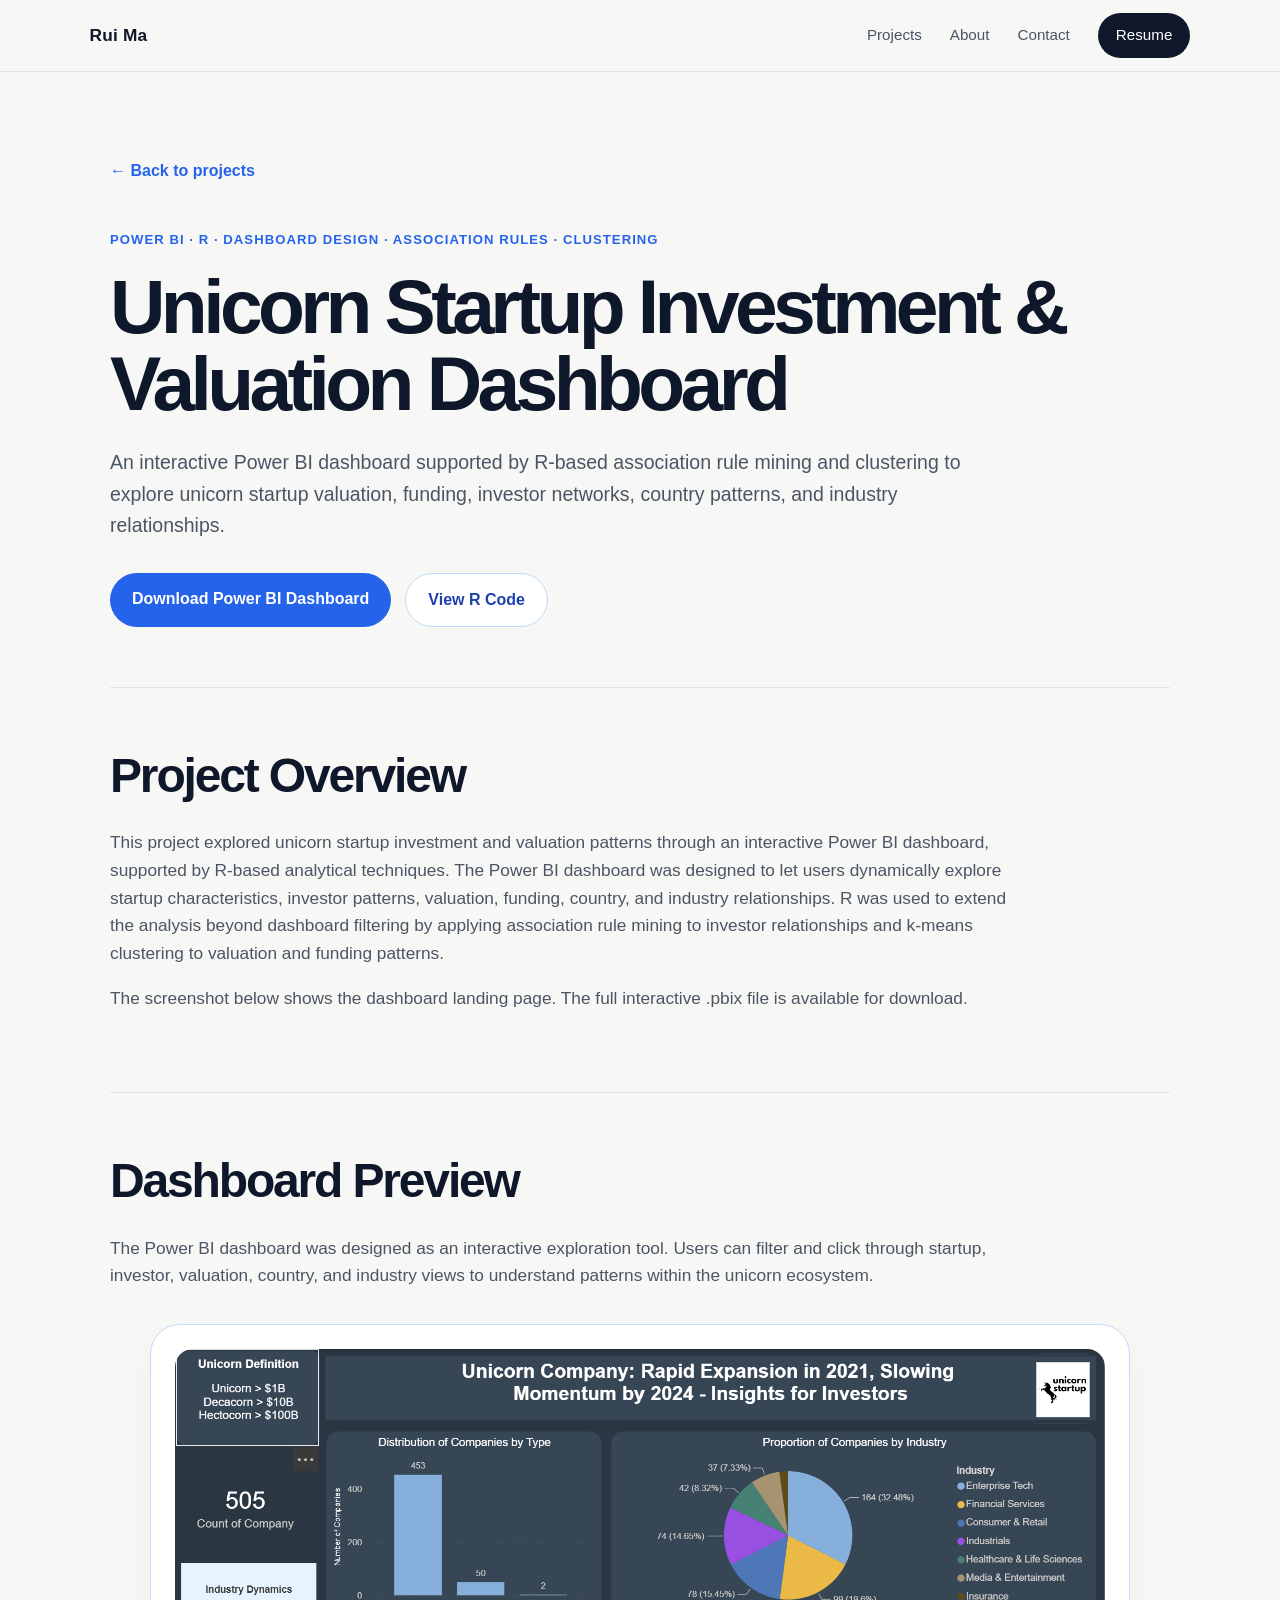
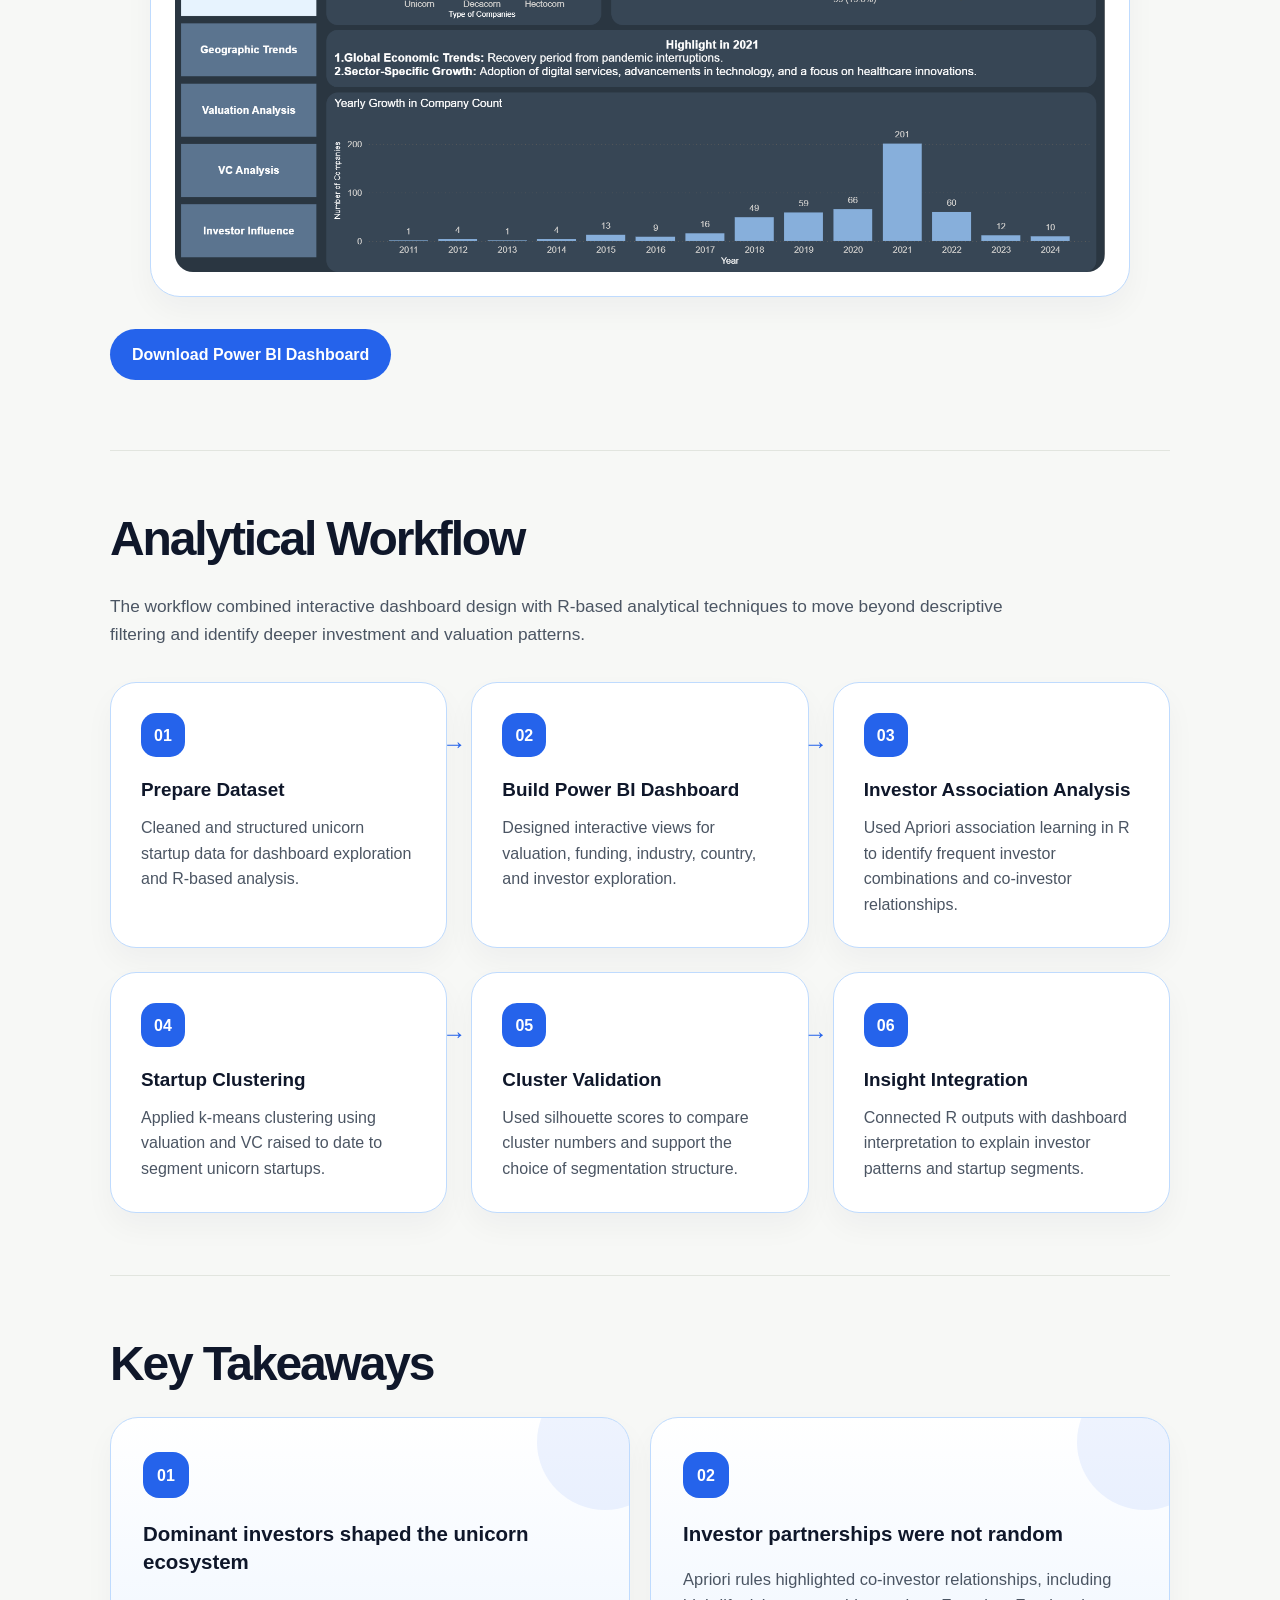
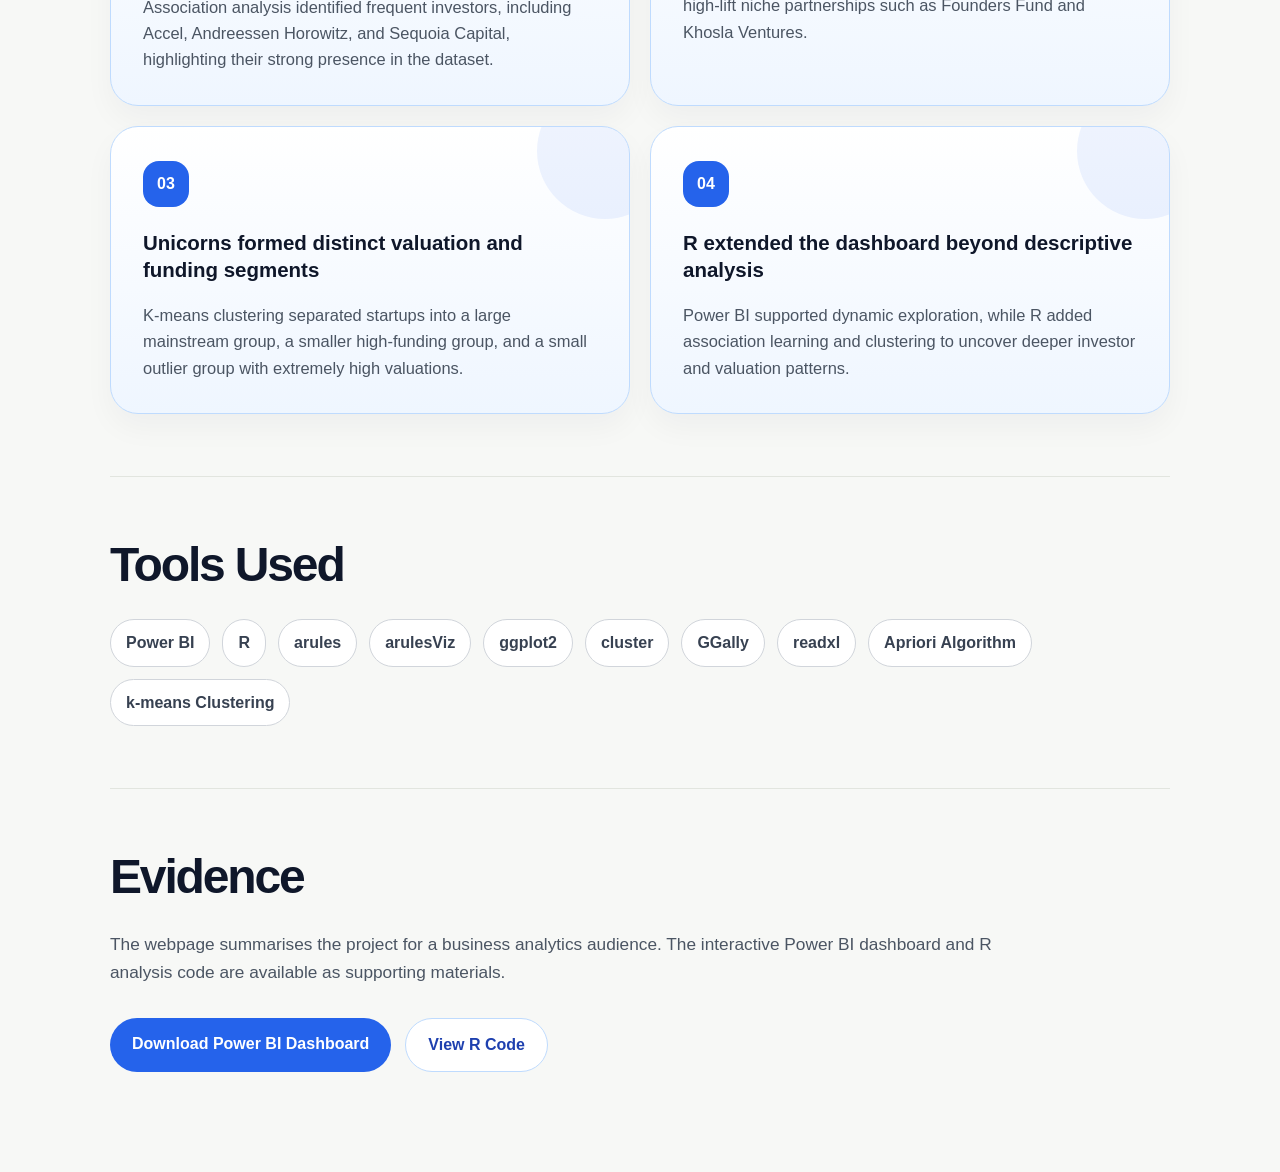
<file: projects/unicorn-dashboard/index.html>
<!DOCTYPE html>
<html lang="en">
<head>
  <meta charset="UTF-8" />
  <meta name="viewport" content="width=device-width, initial-scale=1.0" />
  <title>Unicorn Startup Investment & Valuation Dashboard | Rui Ma</title>
  <link rel="stylesheet" href="/style.css" />
</head>

<body>
  <header class="site-header">
    <div class="logo"><a href="/">Rui Ma</a></div>
    <nav>
      <a href="/#projects">Projects</a>
      <a href="/#about">About</a>
      <a href="/#contact">Contact</a>
      <a class="resume-button" href="#">Resume</a>
    </nav>
  </header>

  <main class="project-page">
    <section class="project-hero">
      <a class="back-link" href="/#projects">← Back to projects</a>
      <p class="eyebrow">Power BI · R · Dashboard Design · Association Rules · Clustering</p>
      <h1>Unicorn Startup Investment & Valuation Dashboard</h1>
      <p class="project-subtitle">
        An interactive Power BI dashboard supported by R-based association rule mining and clustering
        to explore unicorn startup valuation, funding, investor networks, country patterns, and industry relationships.
      </p>

      <div class="project-actions">
        <a class="primary-button" href="unicorn-dashboard.pbix" download>Download Power BI Dashboard</a>
        <a class="secondary-button" href="https://github.com/rachel-ma606/rachel-ma606.github.io/blob/main/projects/unicorn-dashboard/unicorn-r-analysis.R" target="_blank">View R Code</a>
      </div>
    </section>

    <section class="project-section">
      <h2>Project Overview</h2>
      <p>
        This project explored unicorn startup investment and valuation patterns through an interactive Power BI
        dashboard, supported by R-based analytical techniques. The Power BI dashboard was designed to let users
        dynamically explore startup characteristics, investor patterns, valuation, funding, country, and industry
        relationships. R was used to extend the analysis beyond dashboard filtering by applying association rule
        mining to investor relationships and k-means clustering to valuation and funding patterns.
      </p>
      <p>
        The screenshot below shows the dashboard landing page. The full interactive .pbix file is available for download.
      </p>
    </section>

    <section class="project-section dashboard-section">
      <h2>Dashboard Preview</h2>
      <p class="section-intro">
        The Power BI dashboard was designed as an interactive exploration tool. Users can filter and click through
        startup, investor, valuation, country, and industry views to understand patterns within the unicorn ecosystem.
      </p>

      <div class="dashboard-preview">
        <img src="unicorn-dashboard-screenshot.png" alt="Power BI dashboard landing page for unicorn startup investment and valuation analysis" />
      </div>

      <div class="project-actions">
        <a class="primary-button" href="unicorn-dashboard.pbix" download>Download Power BI Dashboard</a>
      </div>
    </section>

    <section class="project-section">
      <h2>Analytical Workflow</h2>
      <p class="section-intro">
        The workflow combined interactive dashboard design with R-based analytical techniques to move beyond
        descriptive filtering and identify deeper investment and valuation patterns.
      </p>

      <div class="workflow-visual">
        <article class="workflow-step">
          <span>01</span>
          <h3>Prepare Dataset</h3>
          <p>Cleaned and structured unicorn startup data for dashboard exploration and R-based analysis.</p>
        </article>

        <article class="workflow-step">
          <span>02</span>
          <h3>Build Power BI Dashboard</h3>
          <p>Designed interactive views for valuation, funding, industry, country, and investor exploration.</p>
        </article>

        <article class="workflow-step">
          <span>03</span>
          <h3>Investor Association Analysis</h3>
          <p>Used Apriori association learning in R to identify frequent investor combinations and co-investor relationships.</p>
        </article>

        <article class="workflow-step">
          <span>04</span>
          <h3>Startup Clustering</h3>
          <p>Applied k-means clustering using valuation and VC raised to date to segment unicorn startups.</p>
        </article>

        <article class="workflow-step">
          <span>05</span>
          <h3>Cluster Validation</h3>
          <p>Used silhouette scores to compare cluster numbers and support the choice of segmentation structure.</p>
        </article>

        <article class="workflow-step">
          <span>06</span>
          <h3>Insight Integration</h3>
          <p>Connected R outputs with dashboard interpretation to explain investor patterns and startup segments.</p>
        </article>
      </div>
    </section>

    <section class="project-section">
      <h2>Key Takeaways</h2>

      <div class="recommendation-grid">
        <article>
          <h3>Dominant investors shaped the unicorn ecosystem</h3>
          <p>
            Association analysis identified frequent investors, including Accel, Andreessen Horowitz,
            and Sequoia Capital, highlighting their strong presence in the dataset.
          </p>
        </article>

        <article>
          <h3>Investor partnerships were not random</h3>
          <p>
            Apriori rules highlighted co-investor relationships, including high-lift niche partnerships
            such as Founders Fund and Khosla Ventures.
          </p>
        </article>

        <article>
          <h3>Unicorns formed distinct valuation and funding segments</h3>
          <p>
            K-means clustering separated startups into a large mainstream group, a smaller high-funding group,
            and a small outlier group with extremely high valuations.
          </p>
        </article>

        <article>
          <h3>R extended the dashboard beyond descriptive analysis</h3>
          <p>
            Power BI supported dynamic exploration, while R added association learning and clustering to uncover
            deeper investor and valuation patterns.
          </p>
        </article>
      </div>
    </section>

    <section class="project-section">
      <h2>Tools Used</h2>
      <div class="tool-tags">
        <span>Power BI</span>
        <span>R</span>
        <span>arules</span>
        <span>arulesViz</span>
        <span>ggplot2</span>
        <span>cluster</span>
        <span>GGally</span>
        <span>readxl</span>
        <span>Apriori Algorithm</span>
        <span>k-means Clustering</span>
      </div>
    </section>

    <section class="project-section evidence-section">
      <h2>Evidence</h2>
      <p>
        The webpage summarises the project for a business analytics audience. The interactive Power BI dashboard
        and R analysis code are available as supporting materials.
      </p>

      <div class="project-actions">
        <a class="primary-button" href="unicorn-dashboard.pbix" download>Download Power BI Dashboard</a>
        <a class="secondary-button" href="https://github.com/rachel-ma606/rachel-ma606.github.io/blob/main/projects/unicorn-dashboard/unicorn-r-analysis.R" target="_blank">View R Code</a>
      </div>
    </section>
  </main>
</body>
</html>
</file>
<file: style.css>
:root {
  --blue: #2563eb;
  --blue-dark: #1e40af;
  --blue-light: #eff6ff;
  --blue-border: #bfdbfe;

  --navy: #0f172a;
  --text: #1f2933;
  --muted: #4b5563;
  --soft-muted: #5b6470;

  --border: #e2e5df;
  --background: #f7f8f6;
  --white: #ffffff;

  --shadow-soft: 0 14px 30px rgba(15, 23, 42, 0.04);
  --shadow-card: 0 18px 40px rgba(15, 23, 42, 0.055);
}

/* ===== Base ===== */

* {
  box-sizing: border-box;
}

html {
  scroll-behavior: smooth;
}

body {
  margin: 0;
  font-family: Inter, Arial, sans-serif;
  color: var(--text);
  background: var(--background);
  line-height: 1.6;
}

a {
  color: inherit;
}

img {
  max-width: 100%;
}

/* ===== Header ===== */

.site-header {
  height: 72px;
  padding: 0 7%;
  display: flex;
  align-items: center;
  justify-content: space-between;
  background: rgba(247, 248, 246, 0.94);
  border-bottom: 1px solid var(--border);
  position: sticky;
  top: 0;
  z-index: 10;
  backdrop-filter: blur(10px);
}

.logo {
  font-weight: 800;
  font-size: 1.08rem;
  letter-spacing: 0.01em;
  color: var(--navy);
}

.logo a {
  color: inherit;
  text-decoration: none;
}

nav {
  display: flex;
  gap: 28px;
  align-items: center;
}

nav a {
  color: var(--muted);
  text-decoration: none;
  font-size: 0.95rem;
  font-weight: 500;
}

nav a:hover {
  color: var(--blue);
}

.resume-button {
  background: var(--navy);
  color: white;
  padding: 10px 18px;
  border-radius: 999px;
}

.resume-button:hover {
  color: white;
  background: var(--blue);
}

/* ===== Shared Layout ===== */

main {
  width: min(1320px, 94%);
  margin: 0 auto;
}

.project-page {
  width: min(1060px, 90%);
  margin: 0 auto;
}

h1,
h2,
h3 {
  color: var(--navy);
}

h1 {
  font-size: clamp(3rem, 6vw, 5.4rem);
  line-height: 1;
  margin: 18px 0 26px;
  letter-spacing: -0.06em;
}

h2 {
  font-size: clamp(2rem, 4vw, 3rem);
  line-height: 1.08;
  margin: 0 0 28px;
  letter-spacing: -0.045em;
}

h3 {
  line-height: 1.35;
}

.eyebrow,
.project-type,
.section-kicker,
.question-label {
  color: var(--blue);
  font-weight: 800;
  letter-spacing: 0.08em;
  text-transform: uppercase;
  font-size: 0.82rem;
}

.primary-button,
.secondary-button {
  padding: 13px 22px;
  border-radius: 999px;
  text-decoration: none;
  font-weight: 700;
  display: inline-block;
}

.primary-button {
  background: var(--blue);
  color: white;
}

.primary-button:hover {
  background: var(--blue-dark);
  color: white;
}

.secondary-button {
  border: 1px solid var(--blue-border);
  color: var(--blue-dark);
  background: white;
}

.secondary-button:hover {
  background: var(--blue-light);
}

/* ===== Homepage Hero ===== */

.hero {
  padding: 82px 0 52px;
  max-width: 100%;
}

.hero h1 {
  max-width: 1240px;
  font-size: clamp(2.9rem, 5.2vw, 4.75rem);
  line-height: 1.03;
}

.hero-text {
  font-size: 1.2rem;
  color: var(--muted);
  max-width: 1180px;
}

.hero-actions {
  margin-top: 34px;
  display: flex;
  gap: 14px;
  flex-wrap: wrap;
}

/* ===== Homepage Snapshot ===== */

.snapshot {
  display: grid;
  grid-template-columns: repeat(3, 1fr);
  gap: 22px;
  margin: 16px 0 76px;
}

.snapshot div {
  background: white;
  border: 1px solid var(--blue-border);
  border-radius: 24px;
  padding: 28px 30px;
  box-shadow: var(--shadow-soft);
}

.snapshot strong {
  display: block;
  font-size: 1.65rem;
  line-height: 1.15;
  color: var(--blue);
  margin-bottom: 10px;
}

.snapshot span {
  color: var(--soft-muted);
}

/* ===== Homepage Sections ===== */

.section {
  padding: 76px 0;
  border-top: 1px solid var(--border);
}

.section > p {
  max-width: 1180px;
  color: var(--muted);
  font-size: 1.12rem;
}

/* ===== About / Core Capabilities ===== */

.capability-grid {
  display: grid;
  grid-template-columns: repeat(3, 1fr);
  gap: 24px;
  margin-top: 42px;
}

.capability-grid article {
  background: white;
  border: 1px solid var(--blue-border);
  border-radius: 28px;
  padding: 36px;
  box-shadow: var(--shadow-soft);
}

.capability-grid h3 {
  font-size: 1.3rem;
  margin: 0 0 16px;
}

.capability-grid p {
  color: var(--muted);
  margin: 0;
}

/* ===== Homepage Project Cards ===== */

.project-list {
  display: grid;
  grid-template-columns: repeat(2, 1fr);
  gap: 24px;
}

.project-card {
  display: flex;
  flex-direction: column;
  background: linear-gradient(180deg, #ffffff 0%, var(--blue-light) 100%);
  border: 1px solid var(--blue-border);
  border-radius: 28px;
  padding: 34px;
  box-shadow: var(--shadow-soft);
}

.project-card h3 {
  margin: 0 0 20px;
  font-size: 1.36rem;
}

.project-card p {
  color: var(--muted);
}

.project-type {
  margin: 0 0 18px;
}

.project-result {
  background: rgba(255, 255, 255, 0.72);
  border-left: 4px solid var(--blue);
  padding: 14px 16px;
  border-radius: 12px;
  margin-top: 8px;
}

.project-link {
  display: inline-block;
  margin-top: auto;
  padding-top: 22px;
  color: var(--blue);
  font-weight: 800;
  text-decoration: none;
}

.project-link:hover {
  color: var(--blue-dark);
  text-decoration: underline;
}

/* ===== Contact ===== */

.contact p {
  max-width: 1180px;
}

.contact a {
  color: var(--blue);
  font-weight: 700;
}

.contact a:hover {
  color: var(--blue-dark);
}

/* ===== Project Detail Hero ===== */

.project-hero {
  padding: 86px 0 60px;
  max-width: 100%;
}

.back-link {
  display: inline-block;
  margin-bottom: 32px;
  color: var(--blue);
  text-decoration: none;
  font-weight: 700;
}

.back-link:hover {
  color: var(--blue-dark);
  text-decoration: underline;
}

.project-hero h1 {
  font-size: clamp(2.8rem, 6vw, 5.6rem);
  max-width: 1060px;
}

.project-subtitle {
  font-size: 1.22rem;
  color: var(--muted);
  max-width: 900px;
}

.project-actions {
  margin-top: 32px;
  display: flex;
  flex-wrap: wrap;
  gap: 14px;
}

/* ===== Project Detail Sections ===== */

.project-section {
  padding: 62px 0;
  border-top: 1px solid var(--border);
}

.project-section > p,
.section-intro {
  max-width: 900px;
  color: var(--muted);
  font-size: 1.08rem;
}

.section-intro {
  margin-bottom: 34px;
}

.section-heading {
  max-width: 900px;
  margin-bottom: 34px;
}

.section-kicker {
  margin: 0 0 10px;
}

.section-heading p {
  color: var(--muted);
  font-size: 1.08rem;
}

/* ===== Data Source Cards ===== */

.source-grid {
  display: grid;
  grid-template-columns: repeat(2, 1fr);
  gap: 24px;
}

.source-card {
  background: white;
  border: 1px solid var(--blue-border);
  border-radius: 28px;
  padding: 32px;
  box-shadow: var(--shadow-soft);
}

.source-number {
  display: inline-flex;
  align-items: center;
  justify-content: center;
  width: 46px;
  height: 46px;
  border-radius: 16px;
  background: var(--blue);
  color: white;
  font-weight: 900;
  margin-bottom: 20px;
}

.source-type {
  color: var(--blue) !important;
  font-size: 0.8rem;
  font-weight: 800;
  text-transform: uppercase;
  letter-spacing: 0.08em;
  margin-bottom: 8px;
}

.source-card h3 {
  font-size: 1.25rem;
  margin: 0 0 14px;
}

.source-card p {
  color: var(--muted);
  margin: 0;
}

/* ===== Workflow Visual ===== */

.workflow-visual {
  display: grid;
  grid-template-columns: repeat(3, 1fr);
  gap: 24px;
}

.workflow-step {
  position: relative;
  background: white;
  border: 1px solid var(--blue-border);
  border-radius: 26px;
  padding: 30px;
  box-shadow: var(--shadow-soft);
}

.workflow-step span {
  display: inline-flex;
  align-items: center;
  justify-content: center;
  width: 44px;
  height: 44px;
  border-radius: 15px;
  background: var(--blue);
  color: white;
  font-weight: 900;
  margin-bottom: 20px;
}

.workflow-step h3 {
  margin: 0 0 12px;
  font-size: 1.18rem;
}

.workflow-step p {
  color: var(--muted);
  margin: 0;
}

.workflow-step:not(:nth-child(3n))::after {
  content: "→";
  position: absolute;
  right: -20px;
  top: 42px;
  color: var(--blue);
  font-weight: 900;
  font-size: 1.5rem;
}

/* ===== Question Cards ===== */

.question-list {
  display: grid;
  gap: 20px;
}

.question-card,
.insight-card {
  background: white;
  border: 1px solid var(--blue-border);
  border-radius: 26px;
  padding: 30px;
  box-shadow: var(--shadow-soft);
}

.question-card h3,
.insight-card h3 {
  margin: 0 0 12px;
}

.question-card p,
.insight-card p {
  color: var(--muted);
}

.question-label {
  margin: 0 0 14px;
}

/* ===== Key Insights: Vertical Evidence Panels ===== */

.insight-story {
  display: grid;
  gap: 36px;
}

.insight-panel,
.insight-panel-vertical {
  display: block;
  background: white;
  border: 1px solid var(--blue-border);
  border-radius: 30px;
  padding: 42px;
  box-shadow: var(--shadow-soft);
}

.insight-panel h3,
.insight-panel-vertical h3 {
  font-size: 1.75rem;
  line-height: 1.25;
  margin: 0 0 18px;
  max-width: 940px;
}

.insight-panel > p:not(.question-label),
.insight-panel-vertical > p:not(.question-label) {
  color: var(--muted);
  font-size: 1.08rem;
  max-width: 940px;
  margin-bottom: 28px;
}

.insight-visual,
.insight-visual-large {
  background: #f8fafc;
  border: 1px solid #e5e7eb;
  border-radius: 24px;
  padding: 18px;
  margin-top: 26px;
  display: flex;
  align-items: center;
  justify-content: center;
}

.insight-visual img,
.insight-visual-large img {
  width: 100%;
  height: auto;
  object-fit: contain;
  border-radius: 16px;
  display: block;
}

/* ===== Recommendations / Outcome Cards ===== */

.insight-grid,
.recommendation-grid {
  display: grid;
  grid-template-columns: repeat(2, 1fr);
  gap: 20px;
}

.recommendation-grid {
  counter-reset: policy-counter;
}

.recommendation-grid article {
  position: relative;
  background: linear-gradient(180deg, #ffffff 0%, var(--blue-light) 100%);
  border: 1px solid var(--blue-border);
  border-radius: 28px;
  padding: 34px 32px 32px;
  box-shadow: var(--shadow-soft);
  overflow: hidden;
}

.recommendation-grid article::before {
  counter-increment: policy-counter;
  content: "0" counter(policy-counter);
  display: inline-flex;
  align-items: center;
  justify-content: center;
  width: 46px;
  height: 46px;
  border-radius: 16px;
  background: var(--blue);
  color: white;
  font-weight: 900;
  margin-bottom: 22px;
}

.recommendation-grid article::after {
  content: "";
  position: absolute;
  top: -44px;
  right: -44px;
  width: 136px;
  height: 136px;
  background: rgba(37, 99, 235, 0.08);
  border-radius: 50%;
}

.recommendation-grid h3 {
  font-size: 1.28rem;
  line-height: 1.35;
  margin: 0 0 18px;
}

.recommendation-grid p {
  font-size: 1.03rem;
  color: var(--muted);
  margin: 0;
}

/* ===== Highlight Section / Table ===== */

.highlight-section {
  background: var(--blue-light);
  border: 1px solid var(--blue-border);
  border-radius: 30px;
  padding: 40px;
  margin: 54px 0;
}

.sample-table {
  margin-top: 30px;
  background: white;
  border: 1px solid var(--blue-border);
  border-radius: 18px;
  overflow: hidden;
}

.table-row {
  display: grid;
  grid-template-columns: 2fr 1fr 1.2fr;
  gap: 16px;
  padding: 16px 18px;
  border-bottom: 1px solid #e5e7eb;
}

.table-row:last-child {
  border-bottom: none;
}

.table-header {
  background: #dbeafe;
  font-weight: 800;
  color: var(--blue-dark);
}

/* ===== Poster / Dashboard Preview ===== */

.poster-section,
.dashboard-section,
.slide-section {
  padding-bottom: 70px;
}

.poster-preview,
.dashboard-preview {
  background: white;
  border: 1px solid var(--blue-border);
  border-radius: 30px;
  padding: 24px;
  box-shadow: var(--shadow-soft);
  margin: 28px auto 0;
  max-width: 980px;
}

.poster-preview img,
.dashboard-preview img {
  width: 100%;
  height: auto;
  display: block;
  border-radius: 18px;
}

/* ===== Tours Direct Case Study ===== */

.company-context-card {
  margin-top: 34px;
  background: linear-gradient(180deg, #ffffff 0%, var(--blue-light) 100%);
  border: 1px solid var(--blue-border);
  border-radius: 28px;
  padding: 32px;
  max-width: 920px;
  box-shadow: var(--shadow-soft);
}

.company-context-card h3 {
  font-size: 1.35rem;
  margin: 0 0 12px;
}

.company-context-card p {
  color: var(--muted);
  margin-bottom: 20px;
}

.evidence-note {
  margin-top: 30px;
  color: var(--muted);
  background: var(--blue-light);
  border-left: 4px solid var(--blue);
  border-radius: 14px;
  padding: 16px 18px;
}

.slide-gallery {
  display: grid;
  gap: 36px;
  margin-top: 34px;
}

.slide-card {
  background: white;
  border: 1px solid var(--blue-border);
  border-radius: 30px;
  padding: 24px;
  box-shadow: var(--shadow-soft);
}

.slide-card img {
  width: 100%;
  height: auto;
  display: block;
  border-radius: 18px;
  border: 1px solid #e5e7eb;
  margin-bottom: 24px;
}

.slide-card h3 {
  font-size: 1.35rem;
  margin: 0 0 10px;
}

.slide-card p {
  color: var(--muted);
  margin: 0;
}

/* ===== Metrics ===== */

.impact-section {
  background: linear-gradient(180deg, transparent 0%, var(--blue-light) 100%);
}

.metric-grid {
  display: grid;
  grid-template-columns: repeat(4, 1fr);
  gap: 18px;
  margin-top: 32px;
}

.metric-grid article {
  background: white;
  border: 1px solid var(--blue-border);
  border-radius: 26px;
  padding: 30px 24px;
  box-shadow: var(--shadow-soft);
}

.metric-grid strong {
  display: block;
  font-size: 2rem;
  line-height: 1.1;
  color: var(--blue);
  margin-bottom: 14px;
}

.metric-grid span {
  display: block;
  color: var(--muted);
  font-size: 1rem;
  line-height: 1.5;
}

/* ===== Tools & Evidence ===== */

.tool-tags {
  display: flex;
  flex-wrap: wrap;
  gap: 12px;
}

.tool-tags span {
  background: white;
  border: 1px solid #d1d5db;
  color: #374151;
  border-radius: 999px;
  padding: 10px 15px;
  font-weight: 700;
}

.evidence-section {
  padding-bottom: 100px;
}

/* ===== Responsive ===== */

@media (max-width: 1000px) {
  .metric-grid {
    grid-template-columns: repeat(2, 1fr);
  }

  .hero h1 {
    max-width: 900px;
  }
}

@media (max-width: 900px) {
  .snapshot,
  .capability-grid,
  .project-list,
  .source-grid,
  .workflow-visual,
  .insight-grid,
  .recommendation-grid {
    grid-template-columns: 1fr;
  }

  .workflow-step::after {
    display: none;
  }

  .section {
    padding: 64px 0;
  }
}

@media (max-width: 800px) {
  .site-header {
    padding: 0 5%;
  }

  nav {
    gap: 14px;
  }

  .hero {
    padding-top: 74px;
  }

  .project-hero {
    padding-top: 70px;
  }

  .table-row {
    grid-template-columns: 1fr;
  }

  .highlight-section {
    padding: 26px;
  }

  .insight-panel,
  .insight-panel-vertical {
    padding: 28px;
  }

  .insight-panel h3,
  .insight-panel-vertical h3 {
    font-size: 1.35rem;
  }

  .insight-visual,
  .insight-visual-large {
    padding: 10px;
  }
}

@media (max-width: 650px) {
  main,
  .project-page {
    width: min(92%, 100%);
  }

  .site-header {
    height: auto;
    padding-top: 18px;
    padding-bottom: 18px;
    align-items: flex-start;
    gap: 16px;
    flex-direction: column;
  }

  nav {
    flex-wrap: wrap;
    gap: 12px;
  }

  h1 {
    font-size: clamp(3rem, 14vw, 4.2rem);
  }

  .hero {
    padding: 64px 0 46px;
  }

  .hero h1 {
    font-size: clamp(2.75rem, 12vw, 4rem);
  }

  .project-hero h1 {
    font-size: clamp(2.4rem, 12vw, 4rem);
  }

  .project-actions,
  .hero-actions {
    flex-direction: column;
    align-items: flex-start;
  }

  .project-card,
  .capability-grid article,
  .source-card,
  .workflow-step,
  .question-card,
  .recommendation-grid article,
  .slide-card {
    padding: 24px;
  }

  .metric-grid {
    grid-template-columns: 1fr;
  }
}
</file>
